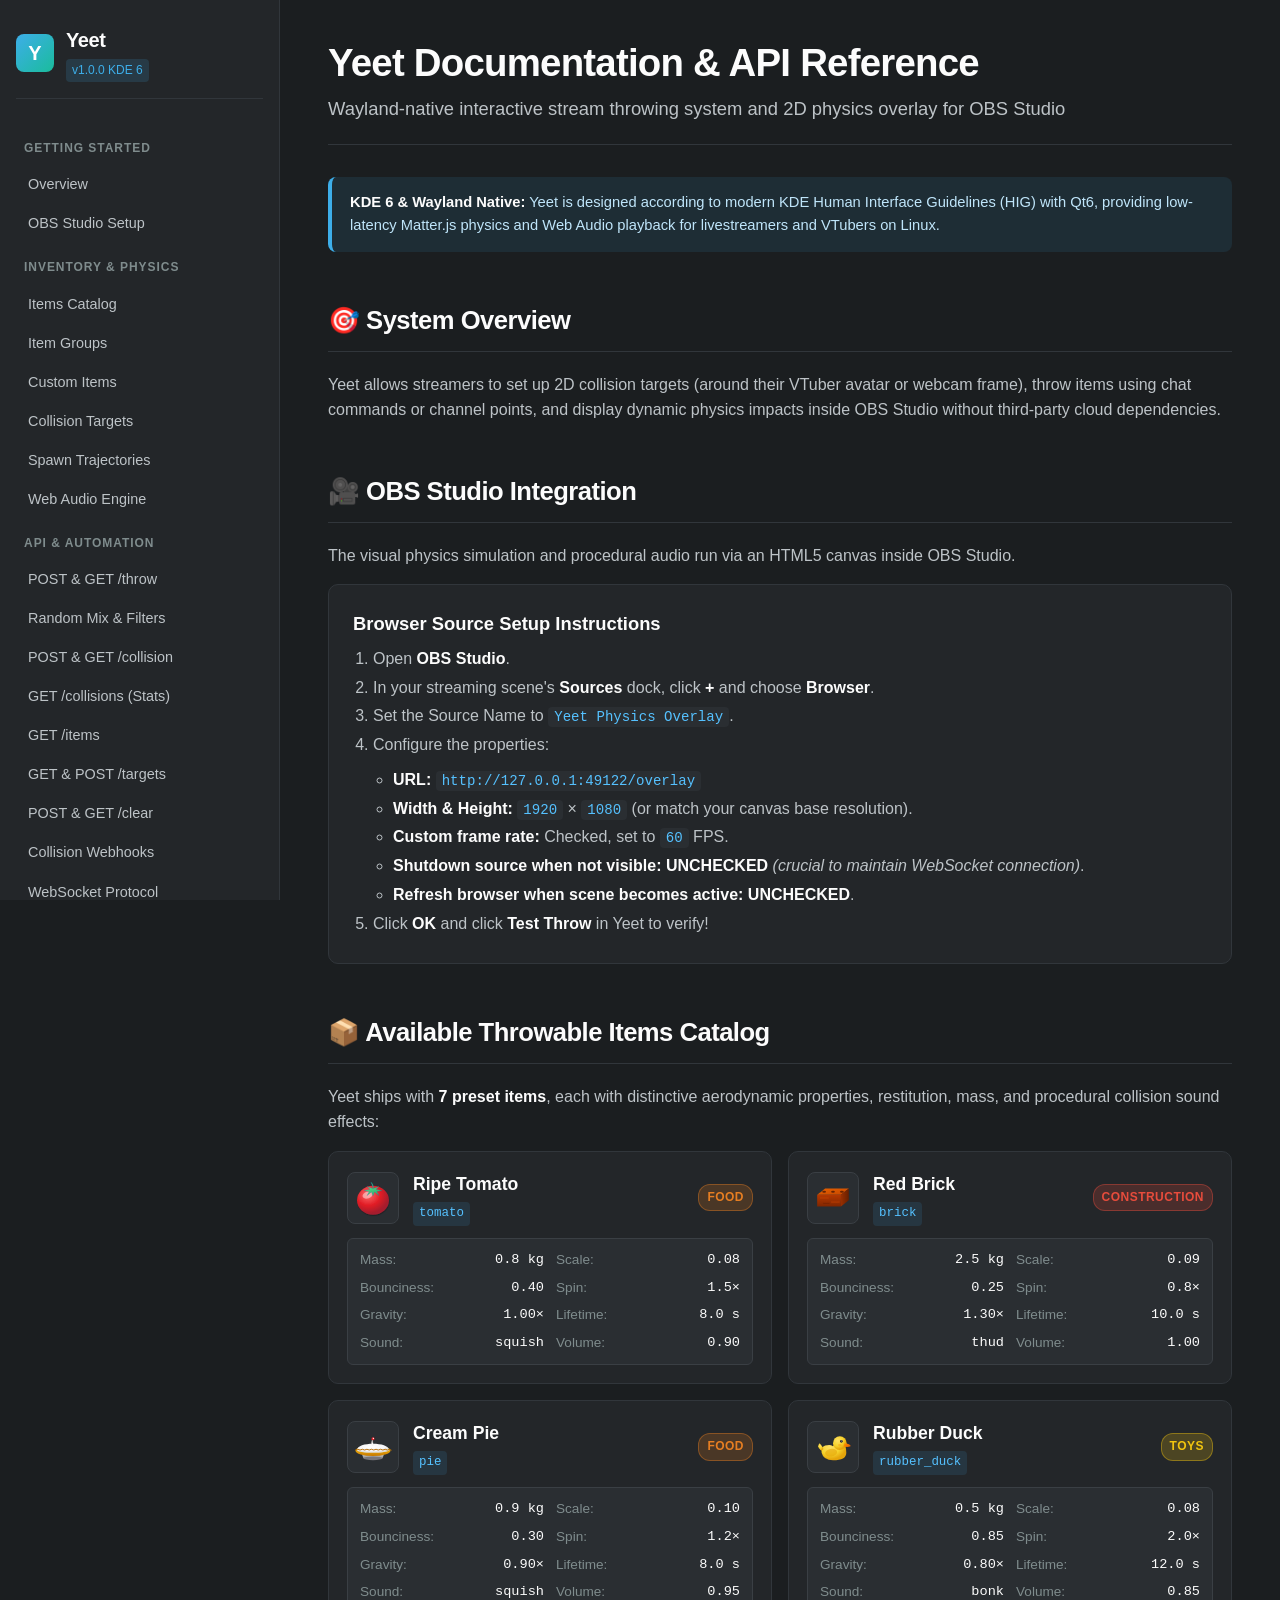
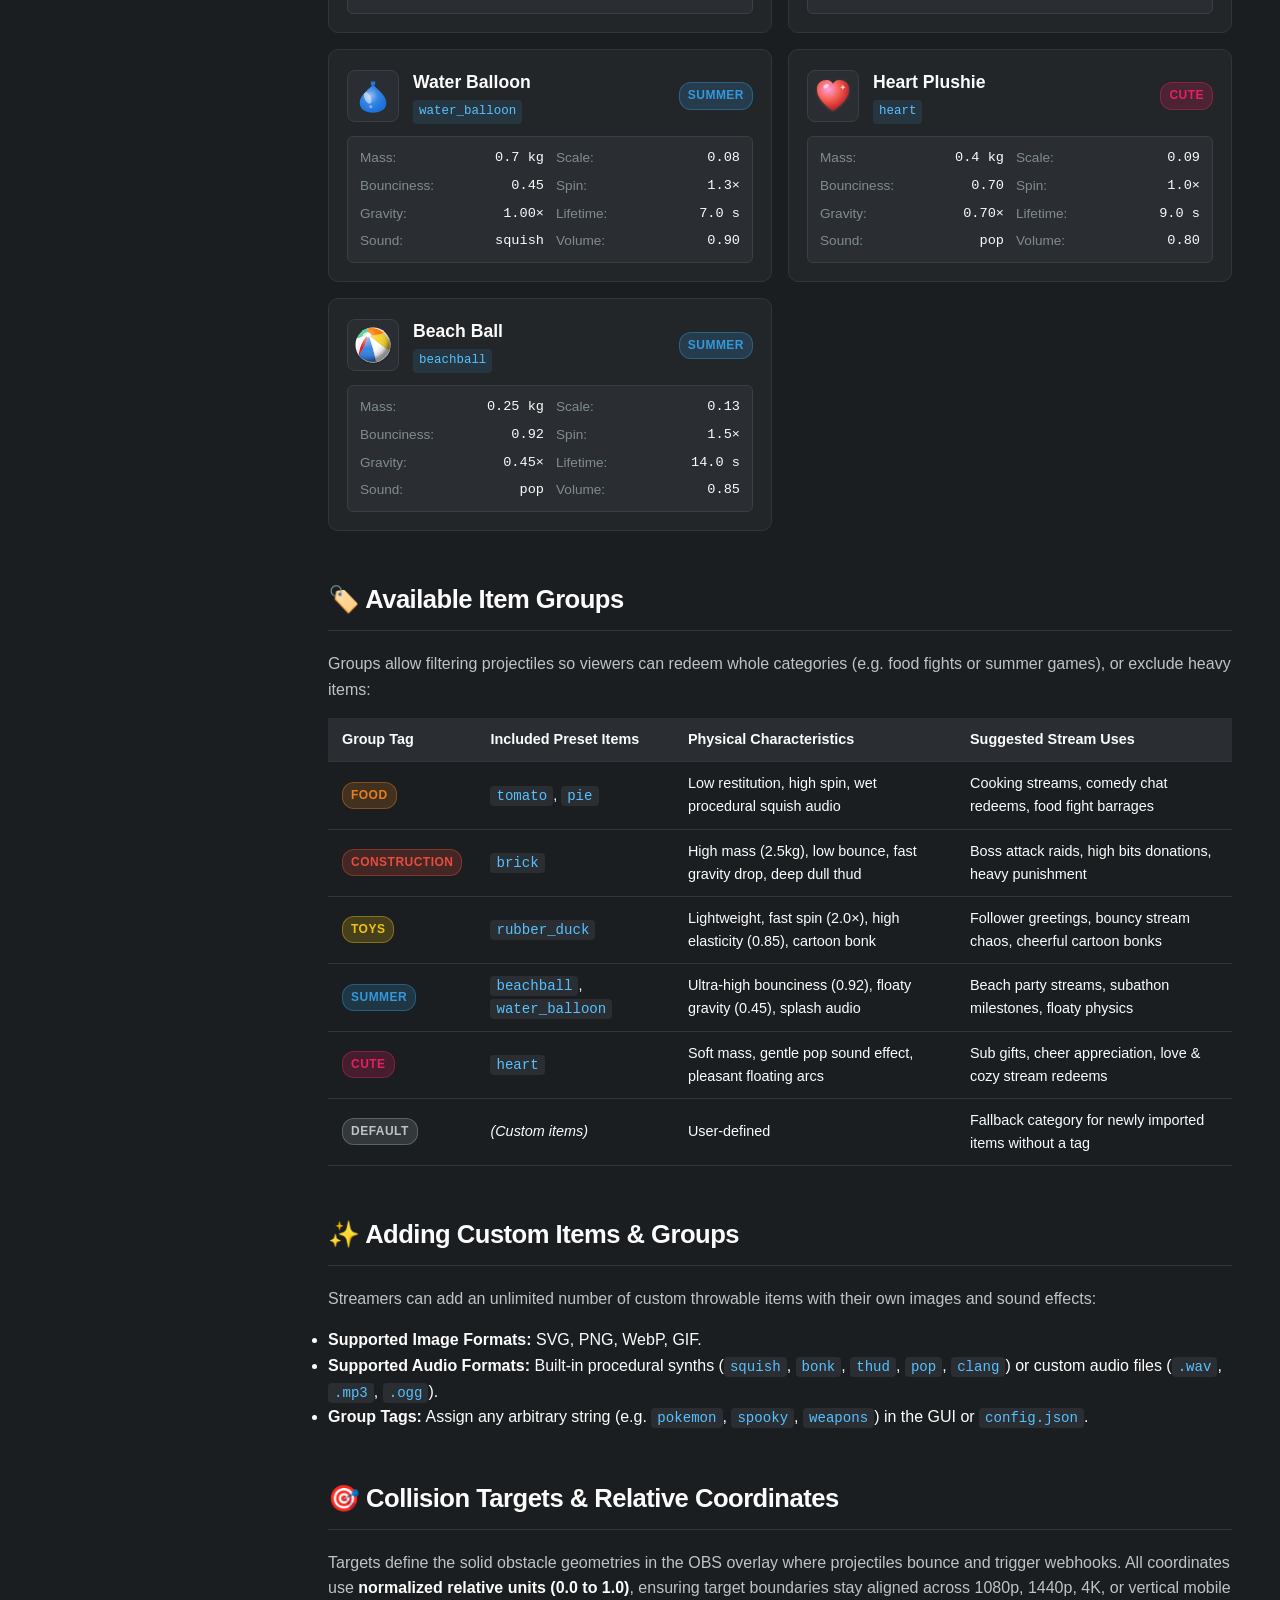
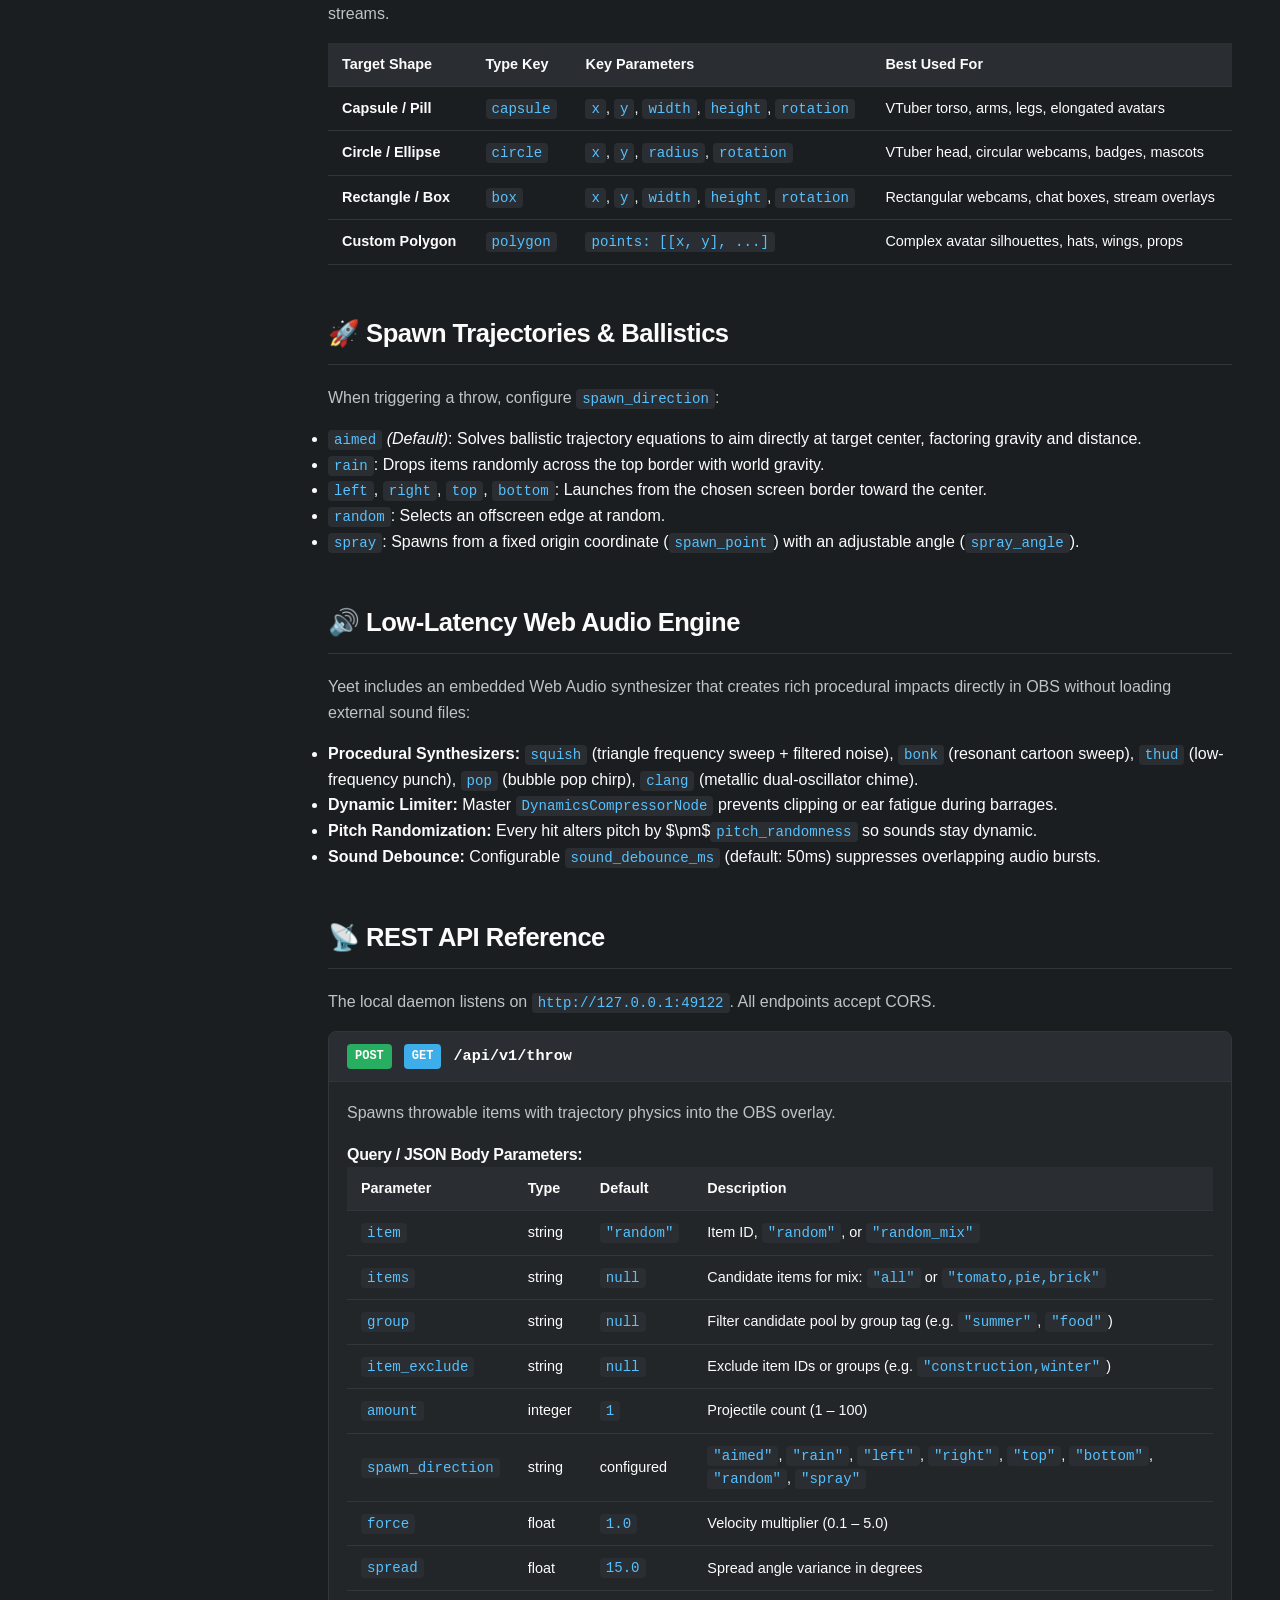
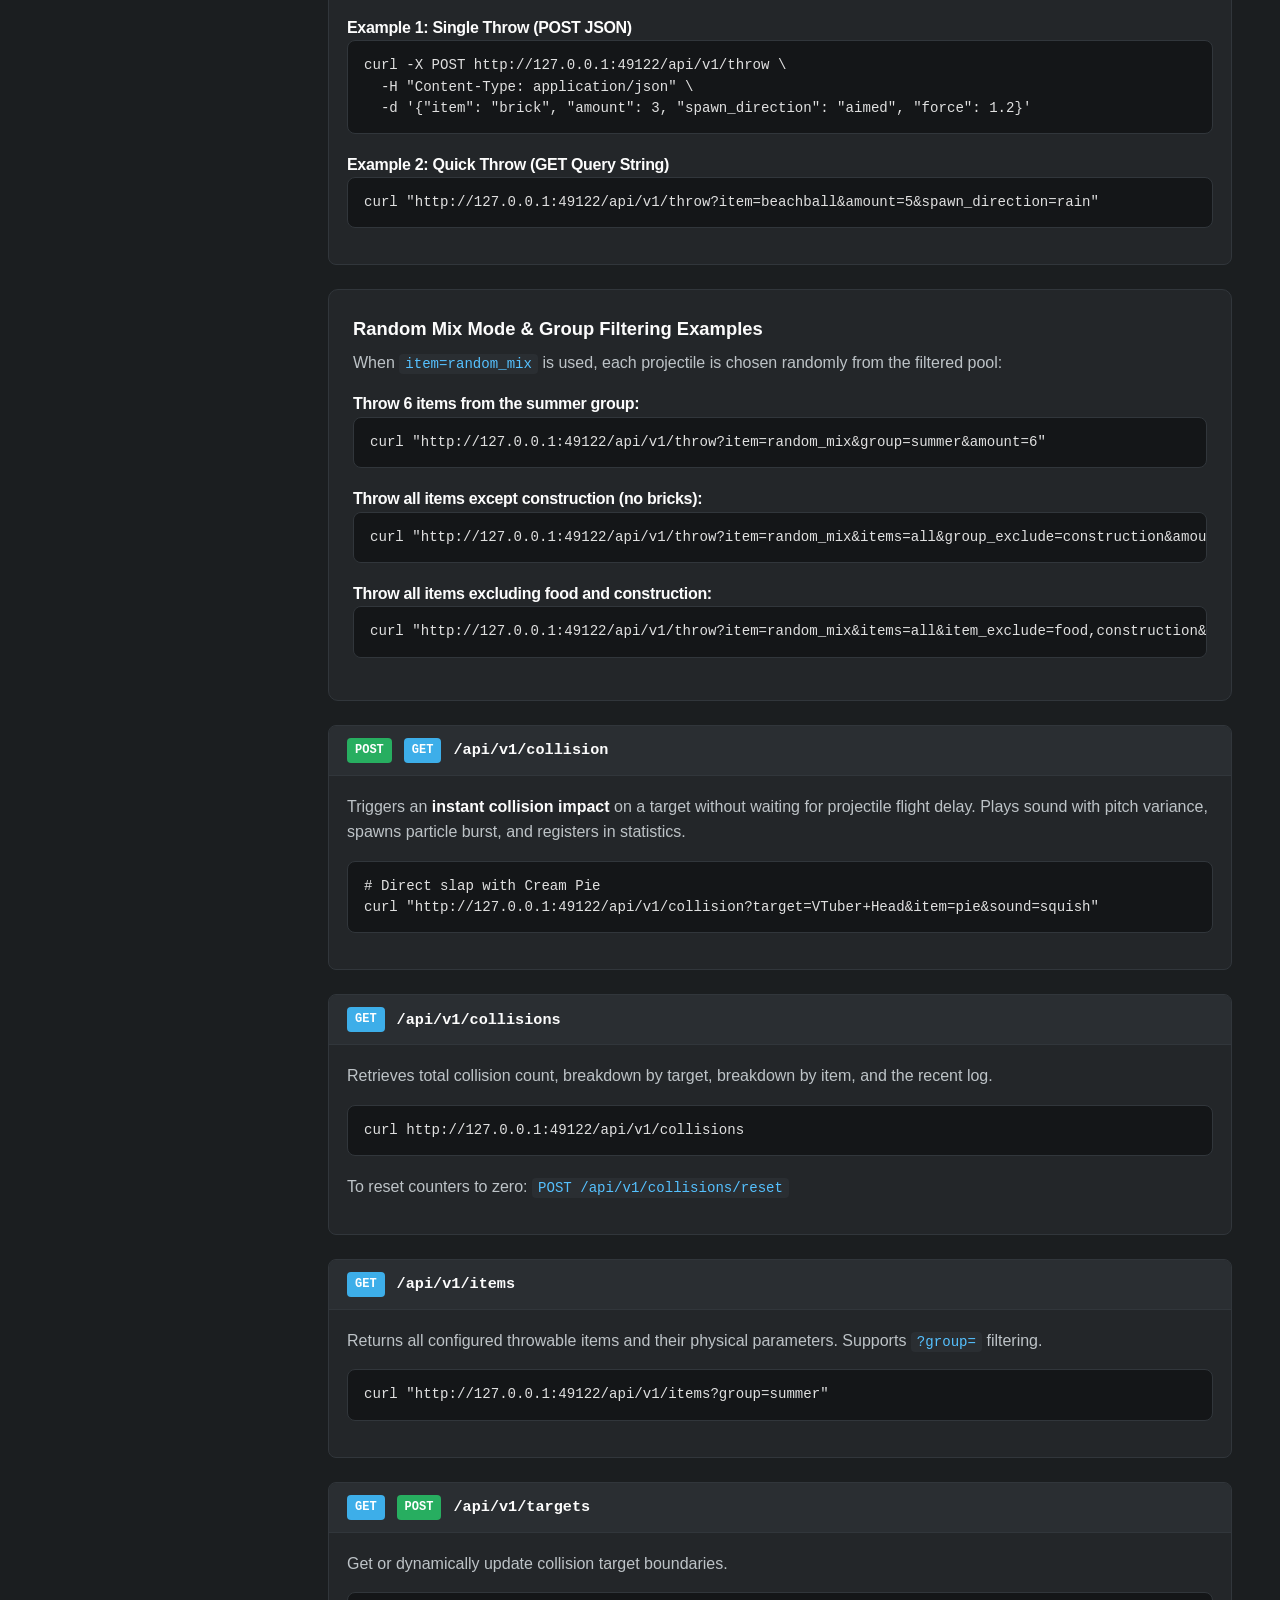
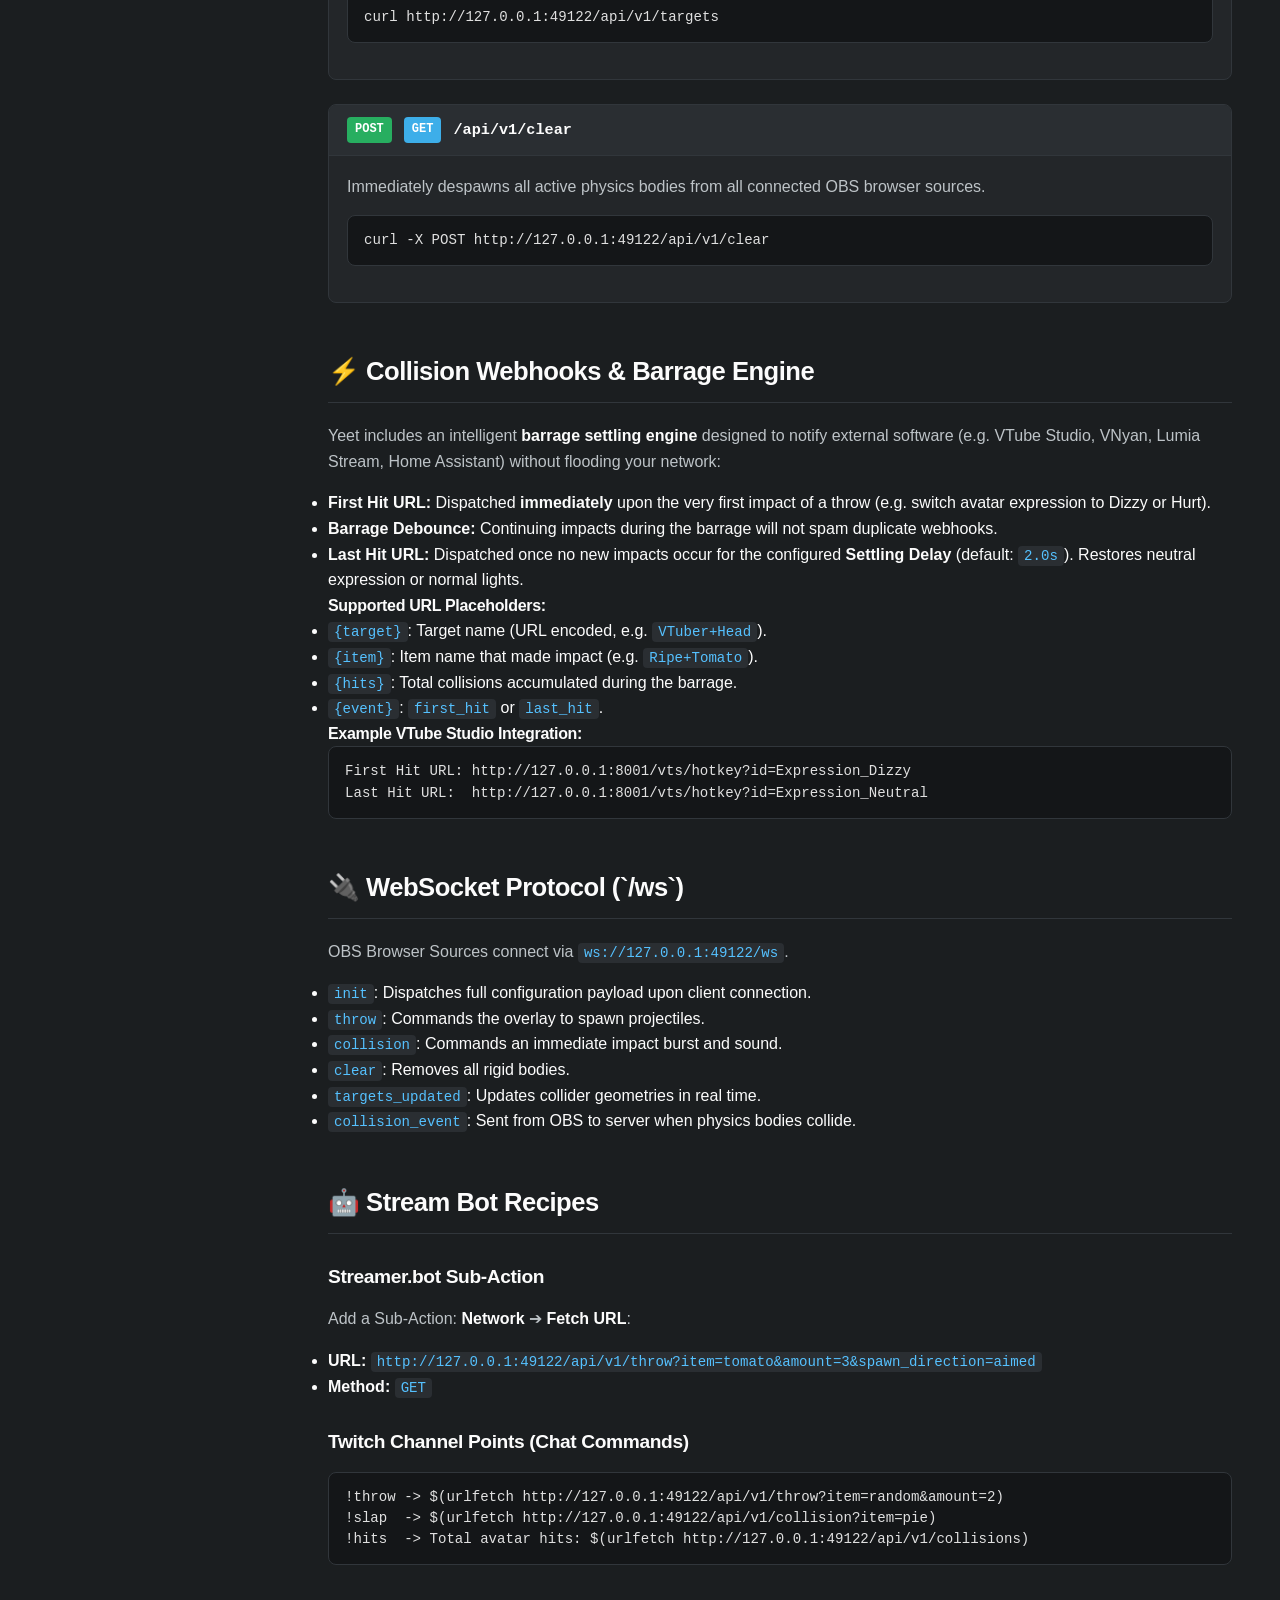
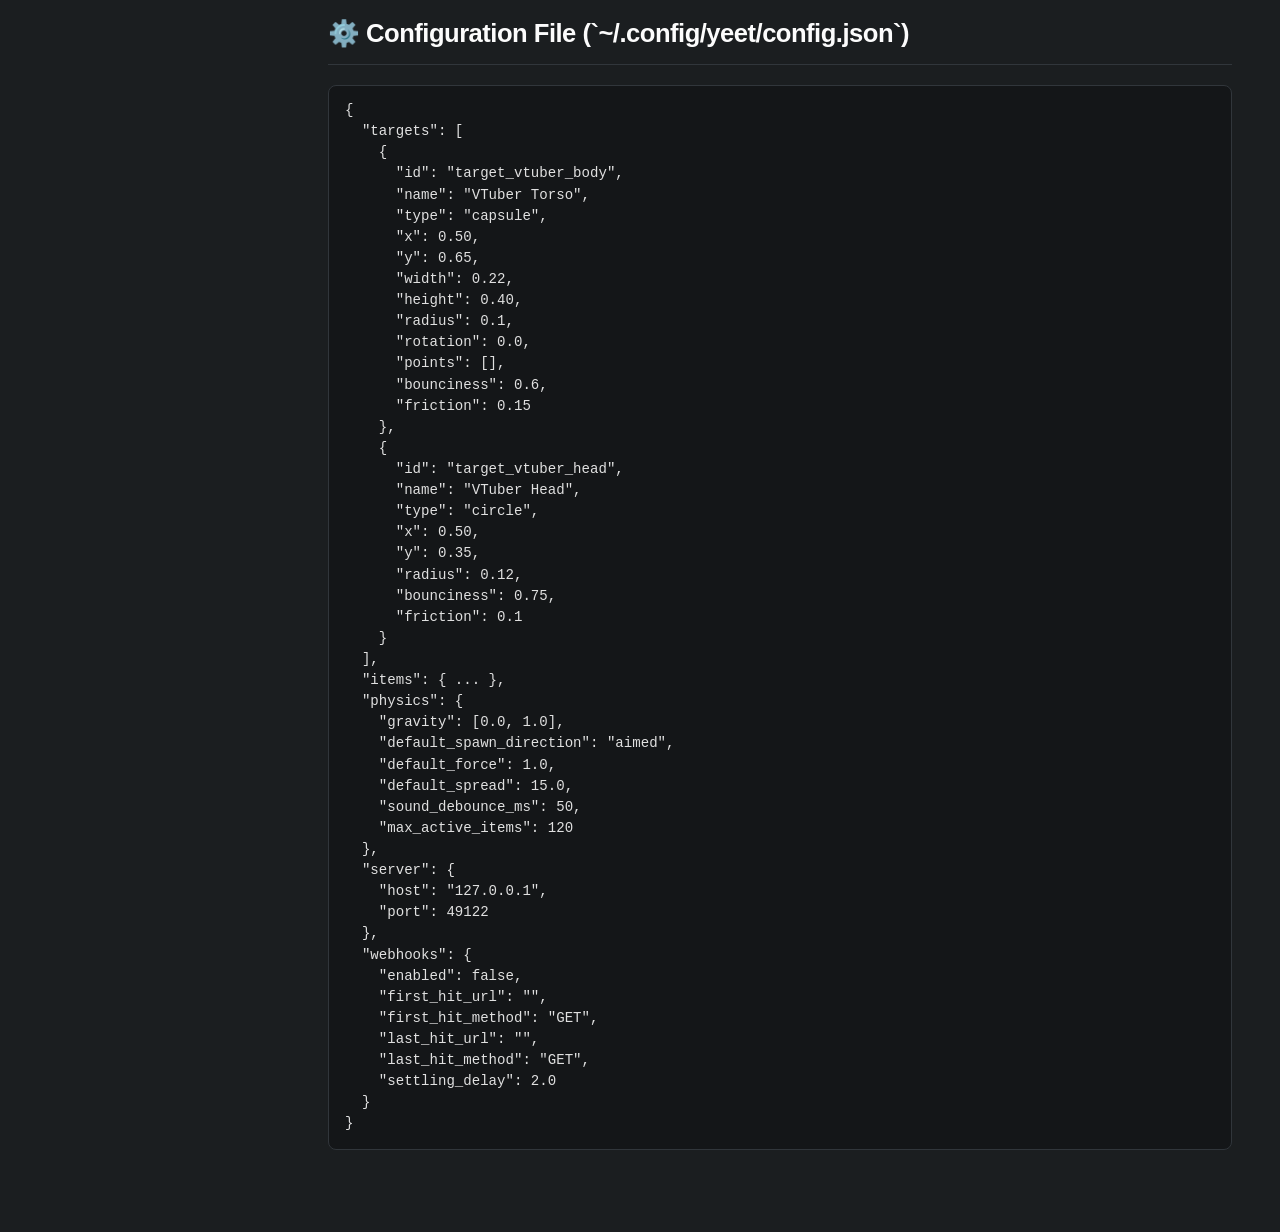
<file: docs.html>
<!DOCTYPE html>
<html lang="en">
<head>
  <meta charset="UTF-8">
  <meta name="viewport" content="width=device-width, initial-scale=1.0">
  <title>Yeet — Documentation & API Reference</title>
  <style>
    :root {
      --bg-base: #1b1e20;
      --bg-surface: #232629;
      --bg-surface-elevated: #2a2e32;
      --bg-card: #2d3136;
      --border-color: #31363b;
      --border-subtle: #3a3f44;
      --accent: #3daee9;
      --accent-hover: #2980b9;
      --accent-light: #55c1ff;
      --success: #27ae60;
      --warning: #f39c12;
      --danger: #da4453;
      --text-main: #fcfcfc;
      --text-muted: #bdc3c7;
      --text-dim: #7f8c8d;
      --font-family: -apple-system, BlinkMacSystemFont, "Segoe UI", Roboto, "Noto Sans", Ubuntu, Cantarell, sans-serif;
      --font-mono: "JetBrains Mono", "Cascadia Code", "Fira Code", Menlo, Consolas, monospace;
    }

    * {
      box-sizing: border-box;
      margin: 0;
      padding: 0;
    }

    body {
      font-family: var(--font-family);
      background-color: var(--bg-base);
      color: var(--text-main);
      line-height: 1.6;
      display: flex;
      min-height: 100vh;
    }

    /* Sidebar Navigation */
    aside.sidebar {
      width: 280px;
      background-color: var(--bg-surface);
      border-right: 1px solid var(--border-color);
      position: sticky;
      top: 0;
      height: 100vh;
      overflow-y: auto;
      padding: 24px 16px;
      display: flex;
      flex-direction: column;
      flex-shrink: 0;
    }

    .brand {
      display: flex;
      align-items: center;
      gap: 12px;
      margin-bottom: 24px;
      padding-bottom: 16px;
      border-bottom: 1px solid var(--border-color);
    }

    .brand-icon {
      width: 38px;
      height: 38px;
      background: linear-gradient(135deg, #3daee9, #1abc9c);
      border-radius: 8px;
      display: flex;
      align-items: center;
      justify-content: center;
      font-weight: 900;
      font-size: 20px;
      color: #fff;
    }

    .brand-title {
      font-size: 1.25rem;
      font-weight: 700;
      letter-spacing: -0.02em;
    }

    .brand-version {
      font-size: 0.75rem;
      color: var(--accent);
      background: rgba(61, 174, 233, 0.15);
      padding: 2px 6px;
      border-radius: 4px;
      display: inline-block;
    }

    .nav-group-title {
      font-size: 0.75rem;
      font-weight: 700;
      text-transform: uppercase;
      letter-spacing: 0.08em;
      color: var(--text-dim);
      margin: 16px 0 8px 8px;
    }

    .nav-links {
      list-style: none;
      display: flex;
      flex-direction: column;
      gap: 2px;
    }

    .nav-links a {
      color: var(--text-muted);
      text-decoration: none;
      font-size: 0.9rem;
      padding: 7px 12px;
      border-radius: 6px;
      transition: all 0.15s ease;
      display: block;
    }

    .nav-links a:hover {
      background-color: var(--bg-surface-elevated);
      color: var(--text-main);
      padding-left: 16px;
    }

    /* Main Content Area */
    main.content {
      flex: 1;
      max-width: 1040px;
      padding: 40px 48px 80px 48px;
      overflow-x: hidden;
    }

    /* Typography */
    h1, h2, h3, h4 {
      color: var(--text-main);
      font-weight: 700;
      letter-spacing: -0.02em;
    }

    h1 {
      font-size: 2.4rem;
      margin-bottom: 8px;
      line-height: 1.2;
    }

    .subtitle {
      font-size: 1.15rem;
      color: var(--text-muted);
      margin-bottom: 32px;
      padding-bottom: 20px;
      border-bottom: 1px solid var(--border-color);
    }

    h2 {
      font-size: 1.6rem;
      margin: 48px 0 20px 0;
      padding-bottom: 10px;
      border-bottom: 1px solid var(--border-color);
      display: flex;
      align-items: center;
      gap: 10px;
    }

    h3 {
      font-size: 1.2rem;
      margin: 28px 0 14px 0;
    }

    p {
      margin-bottom: 16px;
      color: var(--text-muted);
    }

    strong {
      color: var(--text-main);
    }

    /* Cards & Containers */
    .card {
      background-color: var(--bg-surface);
      border: 1px solid var(--border-color);
      border-radius: 10px;
      padding: 24px;
      margin-bottom: 24px;
    }

    .card-title {
      font-size: 1.15rem;
      font-weight: 600;
      margin-bottom: 6px;
      color: var(--text-main);
    }

    .card-subtitle {
      font-size: 0.9rem;
      color: var(--text-dim);
      margin-bottom: 18px;
    }

    /* Item Grid & Catalog Cards */
    .item-grid {
      display: grid;
      grid-template-columns: repeat(auto-fill, minmax(300px, 1fr));
      gap: 16px;
      margin-bottom: 24px;
    }

    .item-card {
      background: var(--bg-surface);
      border: 1px solid var(--border-color);
      border-radius: 10px;
      padding: 18px;
      display: flex;
      flex-direction: column;
      gap: 12px;
      transition: transform 0.15s ease, border-color 0.15s ease;
    }

    .item-card:hover {
      transform: translateY(-2px);
      border-color: var(--accent);
    }

    .item-header {
      display: flex;
      align-items: center;
      gap: 14px;
    }

    .item-icon-box {
      width: 52px;
      height: 52px;
      background: var(--bg-surface-elevated);
      border-radius: 8px;
      border: 1px solid var(--border-subtle);
      display: flex;
      align-items: center;
      justify-content: center;
      padding: 6px;
      flex-shrink: 0;
    }

    .item-icon-box img {
      max-width: 100%;
      max-height: 100%;
      object-fit: contain;
    }

    .item-info {
      flex: 1;
    }

    .item-name {
      font-size: 1.1rem;
      font-weight: 700;
      color: var(--text-main);
    }

    .item-id-badge {
      font-family: var(--font-mono);
      font-size: 0.78rem;
      color: var(--accent-light);
      background: rgba(61, 174, 233, 0.12);
      padding: 2px 6px;
      border-radius: 4px;
      display: inline-block;
      margin-top: 2px;
    }

    .item-props {
      display: grid;
      grid-template-columns: 1fr 1fr;
      gap: 6px 12px;
      font-size: 0.85rem;
      background: var(--bg-surface-elevated);
      padding: 10px 12px;
      border-radius: 6px;
      border: 1px solid var(--border-subtle);
    }

    .prop-row {
      display: flex;
      justify-content: space-between;
    }

    .prop-label {
      color: var(--text-dim);
    }

    .prop-val {
      font-family: var(--font-mono);
      color: var(--text-main);
      font-weight: 500;
    }

    /* Badges */
    .badge {
      font-size: 0.75rem;
      font-weight: 600;
      padding: 3px 8px;
      border-radius: 12px;
      text-transform: uppercase;
      letter-spacing: 0.04em;
      display: inline-flex;
      align-items: center;
      gap: 4px;
    }

    .badge-food { background: rgba(230, 126, 34, 0.2); color: #e67e22; border: 1px solid rgba(230, 126, 34, 0.4); }
    .badge-construction { background: rgba(231, 76, 60, 0.2); color: #e74c3c; border: 1px solid rgba(231, 76, 60, 0.4); }
    .badge-toys { background: rgba(241, 196, 15, 0.2); color: #f1c40f; border: 1px solid rgba(241, 196, 15, 0.4); }
    .badge-summer { background: rgba(52, 152, 219, 0.2); color: #3498db; border: 1px solid rgba(52, 152, 219, 0.4); }
    .badge-cute { background: rgba(233, 30, 99, 0.2); color: #e91e63; border: 1px solid rgba(233, 30, 99, 0.4); }
    .badge-default { background: rgba(149, 165, 166, 0.2); color: #bdc3c7; border: 1px solid rgba(149, 165, 166, 0.4); }

    .badge-method {
      font-family: var(--font-mono);
      font-weight: 700;
      font-size: 0.75rem;
      padding: 3px 8px;
      border-radius: 4px;
    }
    .badge-post { background: #27ae60; color: #fff; }
    .badge-get { background: #3daee9; color: #fff; }

    /* Tables */
    table {
      width: 100%;
      border-collapse: collapse;
      margin-bottom: 24px;
      font-size: 0.9rem;
    }

    th, td {
      padding: 10px 14px;
      text-align: left;
      border-bottom: 1px solid var(--border-color);
    }

    th {
      background-color: var(--bg-surface-elevated);
      color: var(--text-main);
      font-weight: 600;
    }

    tr:hover td {
      background-color: rgba(255, 255, 255, 0.02);
    }

    /* Code Blocks */
    pre {
      background-color: #141618;
      border: 1px solid var(--border-color);
      border-radius: 8px;
      padding: 14px 16px;
      overflow-x: auto;
      margin-bottom: 18px;
      font-family: var(--font-mono);
      font-size: 0.88rem;
      color: #e0e0e0;
      line-height: 1.5;
    }

    code {
      font-family: var(--font-mono);
      background-color: var(--bg-surface-elevated);
      padding: 2px 6px;
      border-radius: 4px;
      font-size: 0.88rem;
      color: var(--accent-light);
    }

    pre code {
      background: transparent;
      padding: 0;
      color: inherit;
    }

    /* Alerts */
    .alert {
      padding: 14px 18px;
      border-radius: 8px;
      margin-bottom: 20px;
      font-size: 0.92rem;
      border-left: 4px solid;
    }

    .alert-info {
      background: rgba(61, 174, 233, 0.1);
      border-color: var(--accent);
      color: #bfe5fa;
    }

    .alert-tip {
      background: rgba(39, 174, 96, 0.1);
      border-color: var(--success);
      color: #c7f3d6;
    }

    .alert-warning {
      background: rgba(243, 156, 18, 0.1);
      border-color: var(--warning);
      color: #fde5be;
    }

    /* Endpoint Box */
    .endpoint {
      background: var(--bg-surface);
      border: 1px solid var(--border-color);
      border-radius: 8px;
      margin-bottom: 24px;
      overflow: hidden;
    }

    .endpoint-header {
      padding: 12px 18px;
      background: var(--bg-surface-elevated);
      display: flex;
      align-items: center;
      gap: 12px;
      border-bottom: 1px solid var(--border-color);
    }

    .endpoint-path {
      font-family: var(--font-mono);
      font-weight: 600;
      font-size: 0.95rem;
      color: var(--text-main);
    }

    .endpoint-body {
      padding: 18px;
    }

    /* Responsive */
    @media (max-width: 900px) {
      body {
        flex-direction: column;
      }
      aside.sidebar {
        width: 100%;
        height: auto;
        position: static;
        border-right: none;
        border-bottom: 1px solid var(--border-color);
      }
      main.content {
        padding: 24px 20px;
      }
    }
  </style>
</head>
<body>

  <!-- Sidebar Navigation -->
  <aside class="sidebar">
    <div class="brand">
      <div class="brand-icon">Y</div>
      <div>
        <div class="brand-title">Yeet</div>
        <div class="brand-version">v1.0.0 KDE 6</div>
      </div>
    </div>

    <div class="nav-group-title">Getting Started</div>
    <ul class="nav-links">
      <li><a href="#overview">Overview</a></li>
      <li><a href="#obs-integration">OBS Studio Setup</a></li>
    </ul>

    <div class="nav-group-title">Inventory & Physics</div>
    <ul class="nav-links">
      <li><a href="#items-catalog">Items Catalog</a></li>
      <li><a href="#item-groups">Item Groups</a></li>
      <li><a href="#custom-items">Custom Items</a></li>
      <li><a href="#targets">Collision Targets</a></li>
      <li><a href="#trajectories">Spawn Trajectories</a></li>
      <li><a href="#audio-engine">Web Audio Engine</a></li>
    </ul>

    <div class="nav-group-title">API & Automation</div>
    <ul class="nav-links">
      <li><a href="#api-throw">POST & GET /throw</a></li>
      <li><a href="#api-mix">Random Mix & Filters</a></li>
      <li><a href="#api-collision">POST & GET /collision</a></li>
      <li><a href="#api-collisions">GET /collisions (Stats)</a></li>
      <li><a href="#api-items">GET /items</a></li>
      <li><a href="#api-targets">GET & POST /targets</a></li>
      <li><a href="#api-clear">POST & GET /clear</a></li>
      <li><a href="#api-webhooks">Collision Webhooks</a></li>
      <li><a href="#websocket">WebSocket Protocol</a></li>
      <li><a href="#bot-recipes">Stream Bot Recipes</a></li>
      <li><a href="#config-json">Configuration File</a></li>
    </ul>
  </aside>

  <!-- Main Documentation Content -->
  <main class="content">

    <h1 id="overview">Yeet Documentation & API Reference</h1>
    <div class="subtitle">Wayland-native interactive stream throwing system and 2D physics overlay for OBS Studio</div>

    <div class="alert alert-info">
      <strong>KDE 6 & Wayland Native:</strong> Yeet is designed according to modern KDE Human Interface Guidelines (HIG) with Qt6, providing low-latency Matter.js physics and Web Audio playback for livestreamers and VTubers on Linux.
    </div>

    <!-- Section 1: Overview -->
    <h2>🎯 System Overview</h2>
    <p>
      Yeet allows streamers to set up 2D collision targets (around their VTuber avatar or webcam frame), throw items using chat commands or channel points, and display dynamic physics impacts inside OBS Studio without third-party cloud dependencies.
    </p>

    <!-- Section 2: OBS Studio Integration -->
    <h2 id="obs-integration">🎥 OBS Studio Integration</h2>
    <p>The visual physics simulation and procedural audio run via an HTML5 canvas inside OBS Studio.</p>

    <div class="card">
      <div class="card-title">Browser Source Setup Instructions</div>
      <ol style="margin-left: 20px; line-height: 1.8; color: var(--text-muted);">
        <li>Open <strong>OBS Studio</strong>.</li>
        <li>In your streaming scene's <strong>Sources</strong> dock, click <strong>+</strong> and choose <strong>Browser</strong>.</li>
        <li>Set the Source Name to <code>Yeet Physics Overlay</code>.</li>
        <li>Configure the properties:
          <ul style="margin-left: 20px; margin-top: 6px;">
            <li><strong>URL:</strong> <code>http://127.0.0.1:49122/overlay</code></li>
            <li><strong>Width & Height:</strong> <code>1920</code> × <code>1080</code> (or match your canvas base resolution).</li>
            <li><strong>Custom frame rate:</strong> Checked, set to <code>60</code> FPS.</li>
            <li><strong>Shutdown source when not visible:</strong> <strong>UNCHECKED</strong> <em>(crucial to maintain WebSocket connection)</em>.</li>
            <li><strong>Refresh browser when scene becomes active:</strong> <strong>UNCHECKED</strong>.</li>
          </ul>
        </li>
        <li>Click <strong>OK</strong> and click <strong>Test Throw</strong> in Yeet to verify!</li>
      </ol>
    </div>

    <!-- Section 3: Available Items Catalog -->
    <h2 id="items-catalog">📦 Available Throwable Items Catalog</h2>
    <p>
      Yeet ships with <strong>7 preset items</strong>, each with distinctive aerodynamic properties, restitution, mass, and procedural collision sound effects:
    </p>

    <div class="item-grid">
      <!-- Item 1: Tomato -->
      <div class="item-card">
        <div class="item-header">
          <div class="item-icon-box">
            <img src="assets/items/tomato.svg" alt="Ripe Tomato">
          </div>
          <div class="item-info">
            <div class="item-name">Ripe Tomato</div>
            <div class="item-id-badge">tomato</div>
          </div>
          <span class="badge badge-food">food</span>
        </div>
        <div class="item-props">
          <div class="prop-row"><span class="prop-label">Mass:</span><span class="prop-val">0.8 kg</span></div>
          <div class="prop-row"><span class="prop-label">Scale:</span><span class="prop-val">0.08</span></div>
          <div class="prop-row"><span class="prop-label">Bounciness:</span><span class="prop-val">0.40</span></div>
          <div class="prop-row"><span class="prop-label">Spin:</span><span class="prop-val">1.5×</span></div>
          <div class="prop-row"><span class="prop-label">Gravity:</span><span class="prop-val">1.00×</span></div>
          <div class="prop-row"><span class="prop-label">Lifetime:</span><span class="prop-val">8.0 s</span></div>
          <div class="prop-row"><span class="prop-label">Sound:</span><span class="prop-val">squish</span></div>
          <div class="prop-row"><span class="prop-label">Volume:</span><span class="prop-val">0.90</span></div>
        </div>
      </div>

      <!-- Item 2: Brick -->
      <div class="item-card">
        <div class="item-header">
          <div class="item-icon-box">
            <img src="assets/items/brick.svg" alt="Red Brick">
          </div>
          <div class="item-info">
            <div class="item-name">Red Brick</div>
            <div class="item-id-badge">brick</div>
          </div>
          <span class="badge badge-construction">construction</span>
        </div>
        <div class="item-props">
          <div class="prop-row"><span class="prop-label">Mass:</span><span class="prop-val">2.5 kg</span></div>
          <div class="prop-row"><span class="prop-label">Scale:</span><span class="prop-val">0.09</span></div>
          <div class="prop-row"><span class="prop-label">Bounciness:</span><span class="prop-val">0.25</span></div>
          <div class="prop-row"><span class="prop-label">Spin:</span><span class="prop-val">0.8×</span></div>
          <div class="prop-row"><span class="prop-label">Gravity:</span><span class="prop-val">1.30×</span></div>
          <div class="prop-row"><span class="prop-label">Lifetime:</span><span class="prop-val">10.0 s</span></div>
          <div class="prop-row"><span class="prop-label">Sound:</span><span class="prop-val">thud</span></div>
          <div class="prop-row"><span class="prop-label">Volume:</span><span class="prop-val">1.00</span></div>
        </div>
      </div>

      <!-- Item 3: Cream Pie -->
      <div class="item-card">
        <div class="item-header">
          <div class="item-icon-box">
            <img src="assets/items/pie.svg" alt="Cream Pie">
          </div>
          <div class="item-info">
            <div class="item-name">Cream Pie</div>
            <div class="item-id-badge">pie</div>
          </div>
          <span class="badge badge-food">food</span>
        </div>
        <div class="item-props">
          <div class="prop-row"><span class="prop-label">Mass:</span><span class="prop-val">0.9 kg</span></div>
          <div class="prop-row"><span class="prop-label">Scale:</span><span class="prop-val">0.10</span></div>
          <div class="prop-row"><span class="prop-label">Bounciness:</span><span class="prop-val">0.30</span></div>
          <div class="prop-row"><span class="prop-label">Spin:</span><span class="prop-val">1.2×</span></div>
          <div class="prop-row"><span class="prop-label">Gravity:</span><span class="prop-val">0.90×</span></div>
          <div class="prop-row"><span class="prop-label">Lifetime:</span><span class="prop-val">8.0 s</span></div>
          <div class="prop-row"><span class="prop-label">Sound:</span><span class="prop-val">squish</span></div>
          <div class="prop-row"><span class="prop-label">Volume:</span><span class="prop-val">0.95</span></div>
        </div>
      </div>

      <!-- Item 4: Rubber Duck -->
      <div class="item-card">
        <div class="item-header">
          <div class="item-icon-box">
            <img src="assets/items/rubber_duck.svg" alt="Rubber Duck">
          </div>
          <div class="item-info">
            <div class="item-name">Rubber Duck</div>
            <div class="item-id-badge">rubber_duck</div>
          </div>
          <span class="badge badge-toys">toys</span>
        </div>
        <div class="item-props">
          <div class="prop-row"><span class="prop-label">Mass:</span><span class="prop-val">0.5 kg</span></div>
          <div class="prop-row"><span class="prop-label">Scale:</span><span class="prop-val">0.08</span></div>
          <div class="prop-row"><span class="prop-label">Bounciness:</span><span class="prop-val">0.85</span></div>
          <div class="prop-row"><span class="prop-label">Spin:</span><span class="prop-val">2.0×</span></div>
          <div class="prop-row"><span class="prop-label">Gravity:</span><span class="prop-val">0.80×</span></div>
          <div class="prop-row"><span class="prop-label">Lifetime:</span><span class="prop-val">12.0 s</span></div>
          <div class="prop-row"><span class="prop-label">Sound:</span><span class="prop-val">bonk</span></div>
          <div class="prop-row"><span class="prop-label">Volume:</span><span class="prop-val">0.85</span></div>
        </div>
      </div>

      <!-- Item 5: Water Balloon -->
      <div class="item-card">
        <div class="item-header">
          <div class="item-icon-box">
            <img src="assets/items/water_balloon.svg" alt="Water Balloon">
          </div>
          <div class="item-info">
            <div class="item-name">Water Balloon</div>
            <div class="item-id-badge">water_balloon</div>
          </div>
          <span class="badge badge-summer">summer</span>
        </div>
        <div class="item-props">
          <div class="prop-row"><span class="prop-label">Mass:</span><span class="prop-val">0.7 kg</span></div>
          <div class="prop-row"><span class="prop-label">Scale:</span><span class="prop-val">0.08</span></div>
          <div class="prop-row"><span class="prop-label">Bounciness:</span><span class="prop-val">0.45</span></div>
          <div class="prop-row"><span class="prop-label">Spin:</span><span class="prop-val">1.3×</span></div>
          <div class="prop-row"><span class="prop-label">Gravity:</span><span class="prop-val">1.00×</span></div>
          <div class="prop-row"><span class="prop-label">Lifetime:</span><span class="prop-val">7.0 s</span></div>
          <div class="prop-row"><span class="prop-label">Sound:</span><span class="prop-val">squish</span></div>
          <div class="prop-row"><span class="prop-label">Volume:</span><span class="prop-val">0.90</span></div>
        </div>
      </div>

      <!-- Item 6: Heart Plushie -->
      <div class="item-card">
        <div class="item-header">
          <div class="item-icon-box">
            <img src="assets/items/heart.svg" alt="Heart Plushie">
          </div>
          <div class="item-info">
            <div class="item-name">Heart Plushie</div>
            <div class="item-id-badge">heart</div>
          </div>
          <span class="badge badge-cute">cute</span>
        </div>
        <div class="item-props">
          <div class="prop-row"><span class="prop-label">Mass:</span><span class="prop-val">0.4 kg</span></div>
          <div class="prop-row"><span class="prop-label">Scale:</span><span class="prop-val">0.09</span></div>
          <div class="prop-row"><span class="prop-label">Bounciness:</span><span class="prop-val">0.70</span></div>
          <div class="prop-row"><span class="prop-label">Spin:</span><span class="prop-val">1.0×</span></div>
          <div class="prop-row"><span class="prop-label">Gravity:</span><span class="prop-val">0.70×</span></div>
          <div class="prop-row"><span class="prop-label">Lifetime:</span><span class="prop-val">9.0 s</span></div>
          <div class="prop-row"><span class="prop-label">Sound:</span><span class="prop-val">pop</span></div>
          <div class="prop-row"><span class="prop-label">Volume:</span><span class="prop-val">0.80</span></div>
        </div>
      </div>

      <!-- Item 7: Beach Ball -->
      <div class="item-card">
        <div class="item-header">
          <div class="item-icon-box">
            <img src="assets/items/beachball.svg" alt="Beach Ball">
          </div>
          <div class="item-info">
            <div class="item-name">Beach Ball</div>
            <div class="item-id-badge">beachball</div>
          </div>
          <span class="badge badge-summer">summer</span>
        </div>
        <div class="item-props">
          <div class="prop-row"><span class="prop-label">Mass:</span><span class="prop-val">0.25 kg</span></div>
          <div class="prop-row"><span class="prop-label">Scale:</span><span class="prop-val">0.13</span></div>
          <div class="prop-row"><span class="prop-label">Bounciness:</span><span class="prop-val">0.92</span></div>
          <div class="prop-row"><span class="prop-label">Spin:</span><span class="prop-val">1.5×</span></div>
          <div class="prop-row"><span class="prop-label">Gravity:</span><span class="prop-val">0.45×</span></div>
          <div class="prop-row"><span class="prop-label">Lifetime:</span><span class="prop-val">14.0 s</span></div>
          <div class="prop-row"><span class="prop-label">Sound:</span><span class="prop-val">pop</span></div>
          <div class="prop-row"><span class="prop-label">Volume:</span><span class="prop-val">0.85</span></div>
        </div>
      </div>
    </div>

    <!-- Section 4: Available Item Groups -->
    <h2 id="item-groups">🏷️ Available Item Groups</h2>
    <p>
      Groups allow filtering projectiles so viewers can redeem whole categories (e.g. food fights or summer games), or exclude heavy items:
    </p>

    <table>
      <thead>
        <tr>
          <th>Group Tag</th>
          <th>Included Preset Items</th>
          <th>Physical Characteristics</th>
          <th>Suggested Stream Uses</th>
        </tr>
      </thead>
      <tbody>
        <tr>
          <td><span class="badge badge-food">food</span></td>
          <td><code>tomato</code>, <code>pie</code></td>
          <td>Low restitution, high spin, wet procedural squish audio</td>
          <td>Cooking streams, comedy chat redeems, food fight barrages</td>
        </tr>
        <tr>
          <td><span class="badge badge-construction">construction</span></td>
          <td><code>brick</code></td>
          <td>High mass (2.5kg), low bounce, fast gravity drop, deep dull thud</td>
          <td>Boss attack raids, high bits donations, heavy punishment</td>
        </tr>
        <tr>
          <td><span class="badge badge-toys">toys</span></td>
          <td><code>rubber_duck</code></td>
          <td>Lightweight, fast spin (2.0×), high elasticity (0.85), cartoon bonk</td>
          <td>Follower greetings, bouncy stream chaos, cheerful cartoon bonks</td>
        </tr>
        <tr>
          <td><span class="badge badge-summer">summer</span></td>
          <td><code>beachball</code>, <code>water_balloon</code></td>
          <td>Ultra-high bounciness (0.92), floaty gravity (0.45), splash audio</td>
          <td>Beach party streams, subathon milestones, floaty physics</td>
        </tr>
        <tr>
          <td><span class="badge badge-cute">cute</span></td>
          <td><code>heart</code></td>
          <td>Soft mass, gentle pop sound effect, pleasant floating arcs</td>
          <td>Sub gifts, cheer appreciation, love & cozy stream redeems</td>
        </tr>
        <tr>
          <td><span class="badge badge-default">default</span></td>
          <td><em>(Custom items)</em></td>
          <td>User-defined</td>
          <td>Fallback category for newly imported items without a tag</td>
        </tr>
      </tbody>
    </table>

    <!-- Section 5: Custom Items -->
    <h2 id="custom-items">✨ Adding Custom Items & Groups</h2>
    <p>Streamers can add an unlimited number of custom throwable items with their own images and sound effects:</p>
    <ul>
      <li><strong>Supported Image Formats:</strong> SVG, PNG, WebP, GIF.</li>
      <li><strong>Supported Audio Formats:</strong> Built-in procedural synths (<code>squish</code>, <code>bonk</code>, <code>thud</code>, <code>pop</code>, <code>clang</code>) or custom audio files (<code>.wav</code>, <code>.mp3</code>, <code>.ogg</code>).</li>
      <li><strong>Group Tags:</strong> Assign any arbitrary string (e.g. <code>pokemon</code>, <code>spooky</code>, <code>weapons</code>) in the GUI or <code>config.json</code>.</li>
    </ul>

    <!-- Section 6: Collision Targets -->
    <h2 id="targets">🎯 Collision Targets & Relative Coordinates</h2>
    <p>
      Targets define the solid obstacle geometries in the OBS overlay where projectiles bounce and trigger webhooks.
      All coordinates use <strong>normalized relative units (0.0 to 1.0)</strong>, ensuring target boundaries stay aligned across 1080p, 1440p, 4K, or vertical mobile streams.
    </p>

    <table>
      <thead>
        <tr>
          <th>Target Shape</th>
          <th>Type Key</th>
          <th>Key Parameters</th>
          <th>Best Used For</th>
        </tr>
      </thead>
      <tbody>
        <tr>
          <td><strong>Capsule / Pill</strong></td>
          <td><code>capsule</code></td>
          <td><code>x</code>, <code>y</code>, <code>width</code>, <code>height</code>, <code>rotation</code></td>
          <td>VTuber torso, arms, legs, elongated avatars</td>
        </tr>
        <tr>
          <td><strong>Circle / Ellipse</strong></td>
          <td><code>circle</code></td>
          <td><code>x</code>, <code>y</code>, <code>radius</code>, <code>rotation</code></td>
          <td>VTuber head, circular webcams, badges, mascots</td>
        </tr>
        <tr>
          <td><strong>Rectangle / Box</strong></td>
          <td><code>box</code></td>
          <td><code>x</code>, <code>y</code>, <code>width</code>, <code>height</code>, <code>rotation</code></td>
          <td>Rectangular webcams, chat boxes, stream overlays</td>
        </tr>
        <tr>
          <td><strong>Custom Polygon</strong></td>
          <td><code>polygon</code></td>
          <td><code>points: [[x, y], ...]</code></td>
          <td>Complex avatar silhouettes, hats, wings, props</td>
        </tr>
      </tbody>
    </table>

    <!-- Section 7: Spawn Trajectories -->
    <h2 id="trajectories">🚀 Spawn Trajectories & Ballistics</h2>
    <p>When triggering a throw, configure <code>spawn_direction</code>:</p>
    <ul>
      <li><code>aimed</code> <em>(Default)</em>: Solves ballistic trajectory equations to aim directly at target center, factoring gravity and distance.</li>
      <li><code>rain</code>: Drops items randomly across the top border with world gravity.</li>
      <li><code>left</code>, <code>right</code>, <code>top</code>, <code>bottom</code>: Launches from the chosen screen border toward the center.</li>
      <li><code>random</code>: Selects an offscreen edge at random.</li>
      <li><code>spray</code>: Spawns from a fixed origin coordinate (<code>spawn_point</code>) with an adjustable angle (<code>spray_angle</code>).</li>
    </ul>

    <!-- Section 8: Web Audio Engine -->
    <h2 id="audio-engine">🔊 Low-Latency Web Audio Engine</h2>
    <p>
      Yeet includes an embedded Web Audio synthesizer that creates rich procedural impacts directly in OBS without loading external sound files:
    </p>
    <ul>
      <li><strong>Procedural Synthesizers:</strong> <code>squish</code> (triangle frequency sweep + filtered noise), <code>bonk</code> (resonant cartoon sweep), <code>thud</code> (low-frequency punch), <code>pop</code> (bubble pop chirp), <code>clang</code> (metallic dual-oscillator chime).</li>
      <li><strong>Dynamic Limiter:</strong> Master <code>DynamicsCompressorNode</code> prevents clipping or ear fatigue during barrages.</li>
      <li><strong>Pitch Randomization:</strong> Every hit alters pitch by $\pm$<code>pitch_randomness</code> so sounds stay dynamic.</li>
      <li><strong>Sound Debounce:</strong> Configurable <code>sound_debounce_ms</code> (default: 50ms) suppresses overlapping audio bursts.</li>
    </ul>

    <!-- Section 9: Local REST API Reference -->
    <h2>📡 REST API Reference</h2>
    <p>The local daemon listens on <code>http://127.0.0.1:49122</code>. All endpoints accept CORS.</p>

    <!-- Endpoint: /api/v1/throw -->
    <div class="endpoint" id="api-throw">
      <div class="endpoint-header">
        <span class="badge-method badge-post">POST</span>
        <span class="badge-method badge-get">GET</span>
        <span class="endpoint-path">/api/v1/throw</span>
      </div>
      <div class="endpoint-body">
        <p>Spawns throwable items with trajectory physics into the OBS overlay.</p>
        
        <h4>Query / JSON Body Parameters:</h4>
        <table>
          <thead>
            <tr><th>Parameter</th><th>Type</th><th>Default</th><th>Description</th></tr>
          </thead>
          <tbody>
            <tr><td><code>item</code></td><td>string</td><td><code>"random"</code></td><td>Item ID, <code>"random"</code>, or <code>"random_mix"</code></td></tr>
            <tr><td><code>items</code></td><td>string</td><td><code>null</code></td><td>Candidate items for mix: <code>"all"</code> or <code>"tomato,pie,brick"</code></td></tr>
            <tr><td><code>group</code></td><td>string</td><td><code>null</code></td><td>Filter candidate pool by group tag (e.g. <code>"summer"</code>, <code>"food"</code>)</td></tr>
            <tr><td><code>item_exclude</code></td><td>string</td><td><code>null</code></td><td>Exclude item IDs or groups (e.g. <code>"construction,winter"</code>)</td></tr>
            <tr><td><code>amount</code></td><td>integer</td><td><code>1</code></td><td>Projectile count (1 – 100)</td></tr>
            <tr><td><code>spawn_direction</code></td><td>string</td><td>configured</td><td><code>"aimed"</code>, <code>"rain"</code>, <code>"left"</code>, <code>"right"</code>, <code>"top"</code>, <code>"bottom"</code>, <code>"random"</code>, <code>"spray"</code></td></tr>
            <tr><td><code>force</code></td><td>float</td><td><code>1.0</code></td><td>Velocity multiplier (0.1 – 5.0)</td></tr>
            <tr><td><code>spread</code></td><td>float</td><td><code>15.0</code></td><td>Spread angle variance in degrees</td></tr>
          </tbody>
        </table>

        <h4>Example 1: Single Throw (POST JSON)</h4>
        <pre><code>curl -X POST http://127.0.0.1:49122/api/v1/throw \
  -H "Content-Type: application/json" \
  -d '{"item": "brick", "amount": 3, "spawn_direction": "aimed", "force": 1.2}'</code></pre>

        <h4>Example 2: Quick Throw (GET Query String)</h4>
        <pre><code>curl "http://127.0.0.1:49122/api/v1/throw?item=beachball&amount=5&spawn_direction=rain"</code></pre>
      </div>
    </div>

    <!-- Random Mix & Filtering -->
    <div class="card" id="api-mix">
      <div class="card-title">Random Mix Mode & Group Filtering Examples</div>
      <p>When <code>item=random_mix</code> is used, each projectile is chosen randomly from the filtered pool:</p>
      
      <h4>Throw 6 items from the summer group:</h4>
      <pre><code>curl "http://127.0.0.1:49122/api/v1/throw?item=random_mix&group=summer&amount=6"</code></pre>

      <h4>Throw all items except construction (no bricks):</h4>
      <pre><code>curl "http://127.0.0.1:49122/api/v1/throw?item=random_mix&items=all&group_exclude=construction&amount=8"</code></pre>

      <h4>Throw all items excluding food and construction:</h4>
      <pre><code>curl "http://127.0.0.1:49122/api/v1/throw?item=random_mix&items=all&item_exclude=food,construction&amount=10"</code></pre>
    </div>

    <!-- Endpoint: /api/v1/collision -->
    <div class="endpoint" id="api-collision">
      <div class="endpoint-header">
        <span class="badge-method badge-post">POST</span>
        <span class="badge-method badge-get">GET</span>
        <span class="endpoint-path">/api/v1/collision</span>
      </div>
      <div class="endpoint-body">
        <p>Triggers an <strong>instant collision impact</strong> on a target without waiting for projectile flight delay. Plays sound with pitch variance, spawns particle burst, and registers in statistics.</p>
        <pre><code># Direct slap with Cream Pie
curl "http://127.0.0.1:49122/api/v1/collision?target=VTuber+Head&item=pie&sound=squish"</code></pre>
      </div>
    </div>

    <!-- Endpoint: /api/v1/collisions -->
    <div class="endpoint" id="api-collisions">
      <div class="endpoint-header">
        <span class="badge-method badge-get">GET</span>
        <span class="endpoint-path">/api/v1/collisions</span>
      </div>
      <div class="endpoint-body">
        <p>Retrieves total collision count, breakdown by target, breakdown by item, and the recent log.</p>
        <pre><code>curl http://127.0.0.1:49122/api/v1/collisions</code></pre>
        <p>To reset counters to zero: <code>POST /api/v1/collisions/reset</code></p>
      </div>
    </div>

    <!-- Endpoint: /api/v1/items -->
    <div class="endpoint" id="api-items">
      <div class="endpoint-header">
        <span class="badge-method badge-get">GET</span>
        <span class="endpoint-path">/api/v1/items</span>
      </div>
      <div class="endpoint-body">
        <p>Returns all configured throwable items and their physical parameters. Supports <code>?group=<name></code> filtering.</p>
        <pre><code>curl "http://127.0.0.1:49122/api/v1/items?group=summer"</code></pre>
      </div>
    </div>

    <!-- Endpoint: /api/v1/targets -->
    <div class="endpoint" id="api-targets">
      <div class="endpoint-header">
        <span class="badge-method badge-get">GET</span>
        <span class="badge-method badge-post">POST</span>
        <span class="endpoint-path">/api/v1/targets</span>
      </div>
      <div class="endpoint-body">
        <p>Get or dynamically update collision target boundaries.</p>
        <pre><code>curl http://127.0.0.1:49122/api/v1/targets</code></pre>
      </div>
    </div>

    <!-- Endpoint: /api/v1/clear -->
    <div class="endpoint" id="api-clear">
      <div class="endpoint-header">
        <span class="badge-method badge-post">POST</span>
        <span class="badge-method badge-get">GET</span>
        <span class="endpoint-path">/api/v1/clear</span>
      </div>
      <div class="endpoint-body">
        <p>Immediately despawns all active physics bodies from all connected OBS browser sources.</p>
        <pre><code>curl -X POST http://127.0.0.1:49122/api/v1/clear</code></pre>
      </div>
    </div>

    <!-- Section 10: Webhooks & Barrage Engine -->
    <h2 id="api-webhooks">⚡ Collision Webhooks & Barrage Engine</h2>
    <p>
      Yeet includes an intelligent <strong>barrage settling engine</strong> designed to notify external software (e.g. VTube Studio, VNyan, Lumia Stream, Home Assistant) without flooding your network:
    </p>
    <ul>
      <li><strong>First Hit URL:</strong> Dispatched <strong>immediately</strong> upon the very first impact of a throw (e.g. switch avatar expression to Dizzy or Hurt).</li>
      <li><strong>Barrage Debounce:</strong> Continuing impacts during the barrage will not spam duplicate webhooks.</li>
      <li><strong>Last Hit URL:</strong> Dispatched once no new impacts occur for the configured <strong>Settling Delay</strong> (default: <code>2.0s</code>). Restores neutral expression or normal lights.</li>
    </ul>

    <h4>Supported URL Placeholders:</h4>
    <ul>
      <li><code>{target}</code>: Target name (URL encoded, e.g. <code>VTuber+Head</code>).</li>
      <li><code>{item}</code>: Item name that made impact (e.g. <code>Ripe+Tomato</code>).</li>
      <li><code>{hits}</code>: Total collisions accumulated during the barrage.</li>
      <li><code>{event}</code>: <code>first_hit</code> or <code>last_hit</code>.</li>
    </ul>

    <h4>Example VTube Studio Integration:</h4>
    <pre><code>First Hit URL: http://127.0.0.1:8001/vts/hotkey?id=Expression_Dizzy
Last Hit URL:  http://127.0.0.1:8001/vts/hotkey?id=Expression_Neutral</code></pre>

    <!-- Section 11: WebSocket Protocol -->
    <h2 id="websocket">🔌 WebSocket Protocol (`/ws`)</h2>
    <p>OBS Browser Sources connect via <code>ws://127.0.0.1:49122/ws</code>.</p>
    <ul>
      <li><code>init</code>: Dispatches full configuration payload upon client connection.</li>
      <li><code>throw</code>: Commands the overlay to spawn projectiles.</li>
      <li><code>collision</code>: Commands an immediate impact burst and sound.</li>
      <li><code>clear</code>: Removes all rigid bodies.</li>
      <li><code>targets_updated</code>: Updates collider geometries in real time.</li>
      <li><code>collision_event</code>: Sent from OBS to server when physics bodies collide.</li>
    </ul>

    <!-- Section 12: Stream Bot Recipes -->
    <h2 id="bot-recipes">🤖 Stream Bot Recipes</h2>

    <h3>Streamer.bot Sub-Action</h3>
    <p>Add a Sub-Action: <strong>Network</strong> ➔ <strong>Fetch URL</strong>:</p>
    <ul>
      <li><strong>URL:</strong> <code>http://127.0.0.1:49122/api/v1/throw?item=tomato&amount=3&spawn_direction=aimed</code></li>
      <li><strong>Method:</strong> <code>GET</code></li>
    </ul>

    <h3>Twitch Channel Points (Chat Commands)</h3>
    <pre><code>!throw -> $(urlfetch http://127.0.0.1:49122/api/v1/throw?item=random&amount=2)
!slap  -> $(urlfetch http://127.0.0.1:49122/api/v1/collision?item=pie)
!hits  -> Total avatar hits: $(urlfetch http://127.0.0.1:49122/api/v1/collisions)</code></pre>

    <!-- Section 13: Config JSON -->
    <h2 id="config-json">⚙️ Configuration File (`~/.config/yeet/config.json`)</h2>
    <pre><code>{
  "targets": [
    {
      "id": "target_vtuber_body",
      "name": "VTuber Torso",
      "type": "capsule",
      "x": 0.50,
      "y": 0.65,
      "width": 0.22,
      "height": 0.40,
      "radius": 0.1,
      "rotation": 0.0,
      "points": [],
      "bounciness": 0.6,
      "friction": 0.15
    },
    {
      "id": "target_vtuber_head",
      "name": "VTuber Head",
      "type": "circle",
      "x": 0.50,
      "y": 0.35,
      "radius": 0.12,
      "bounciness": 0.75,
      "friction": 0.1
    }
  ],
  "items": { ... },
  "physics": {
    "gravity": [0.0, 1.0],
    "default_spawn_direction": "aimed",
    "default_force": 1.0,
    "default_spread": 15.0,
    "sound_debounce_ms": 50,
    "max_active_items": 120
  },
  "server": {
    "host": "127.0.0.1",
    "port": 49122
  },
  "webhooks": {
    "enabled": false,
    "first_hit_url": "",
    "first_hit_method": "GET",
    "last_hit_url": "",
    "last_hit_method": "GET",
    "settling_delay": 2.0
  }
}</code></pre>

  </main>
</body>
</html>
</file>
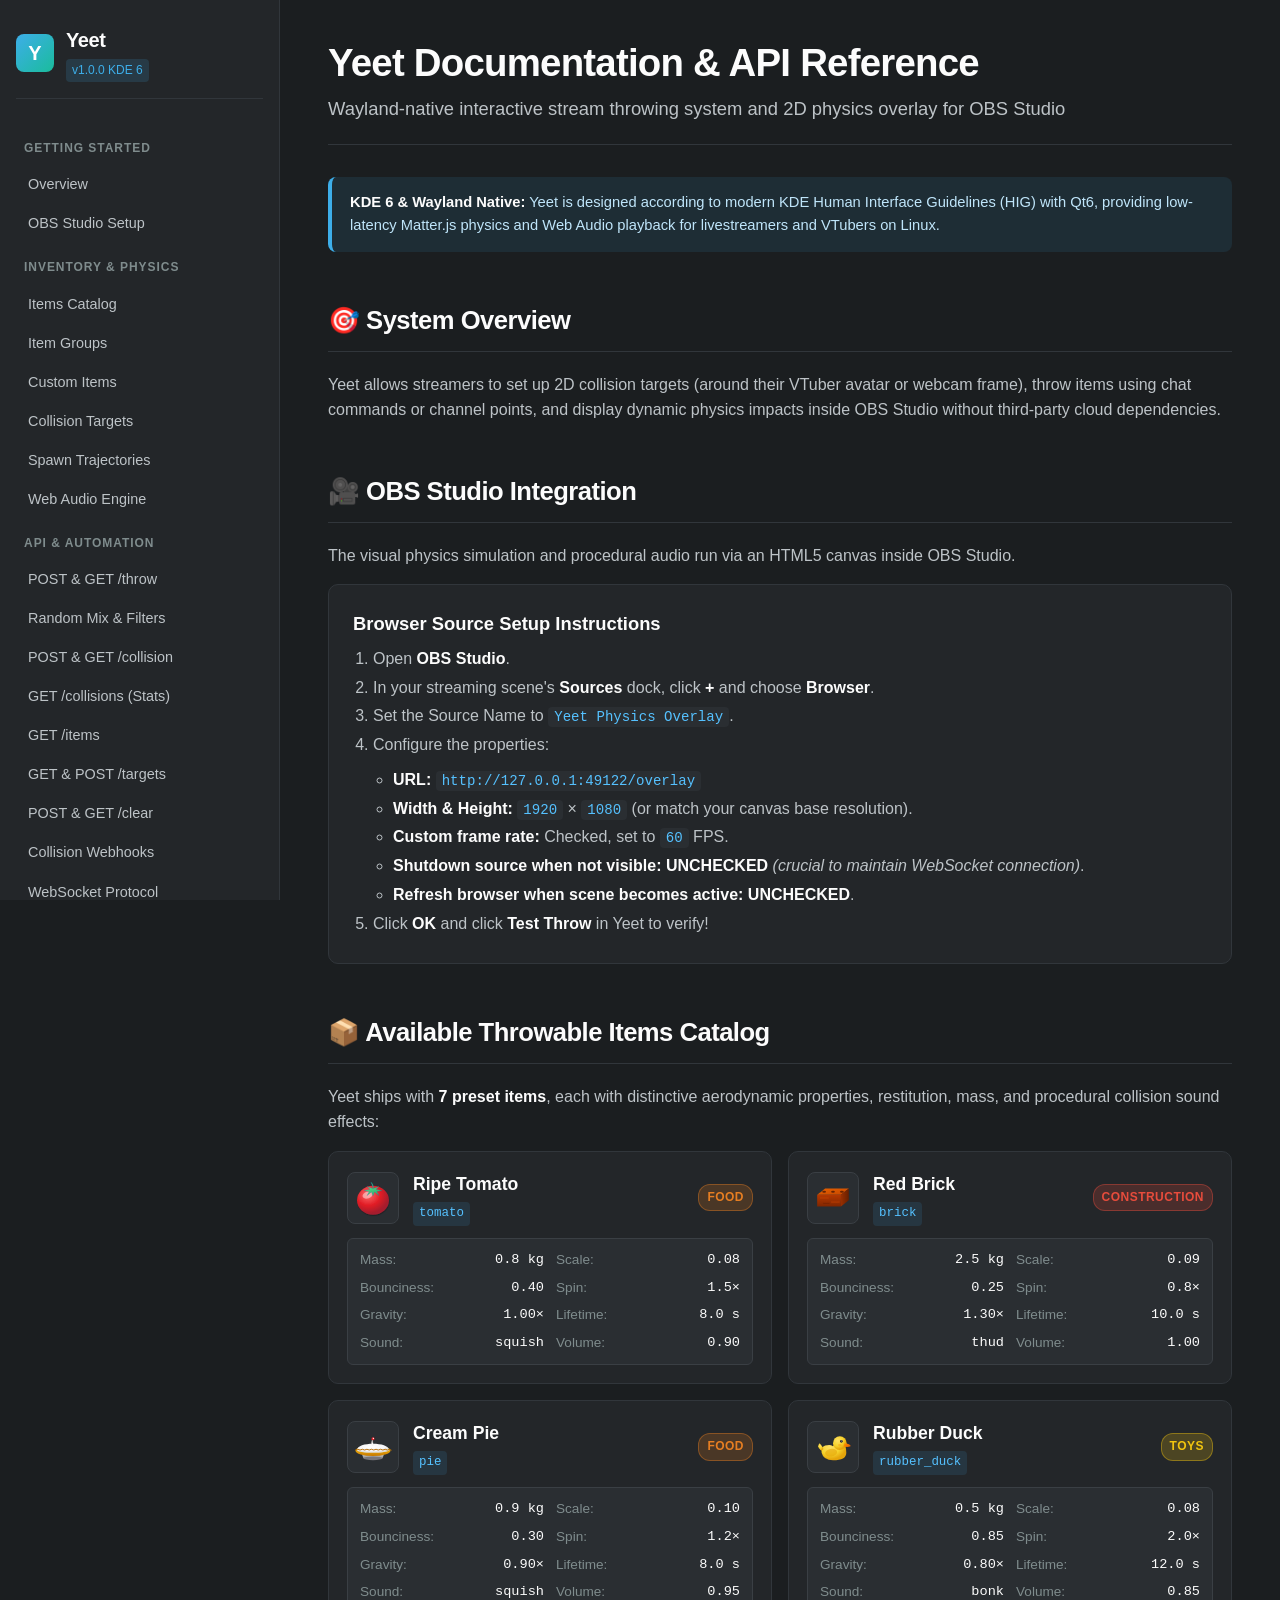
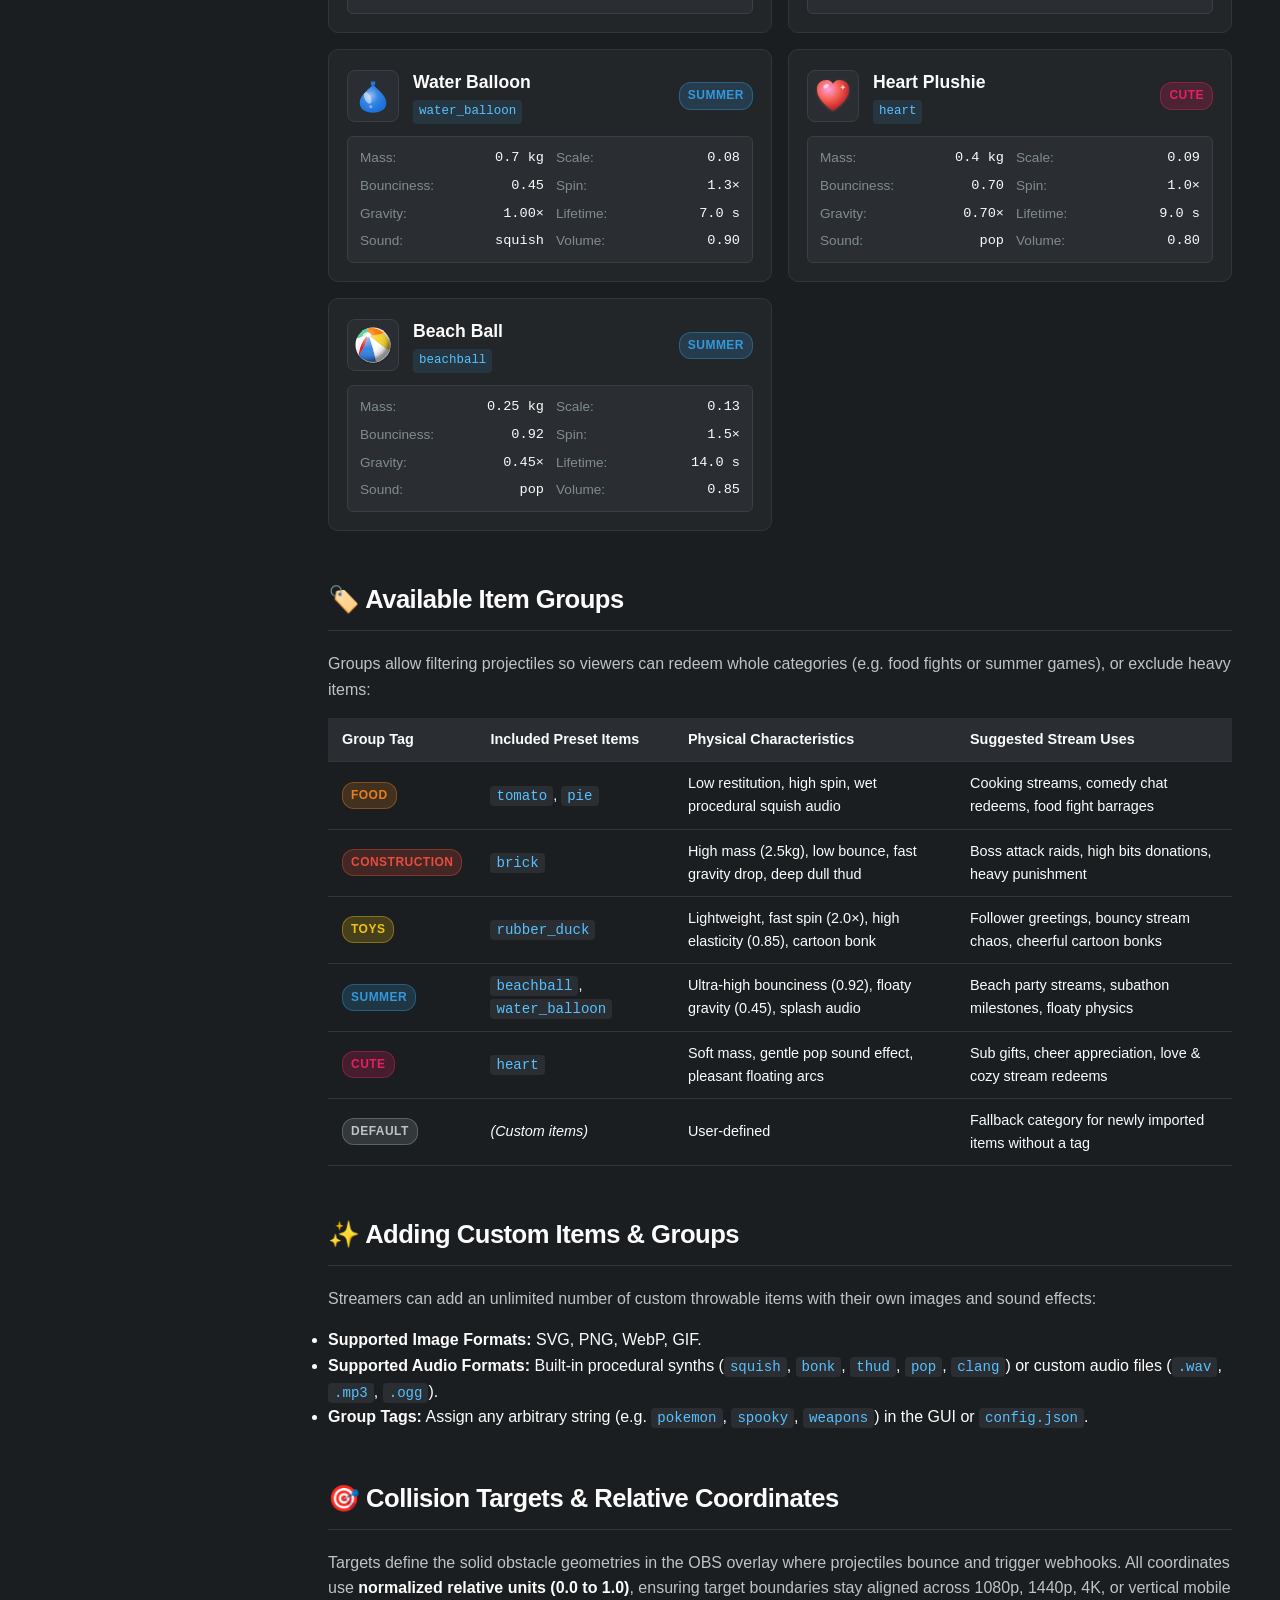
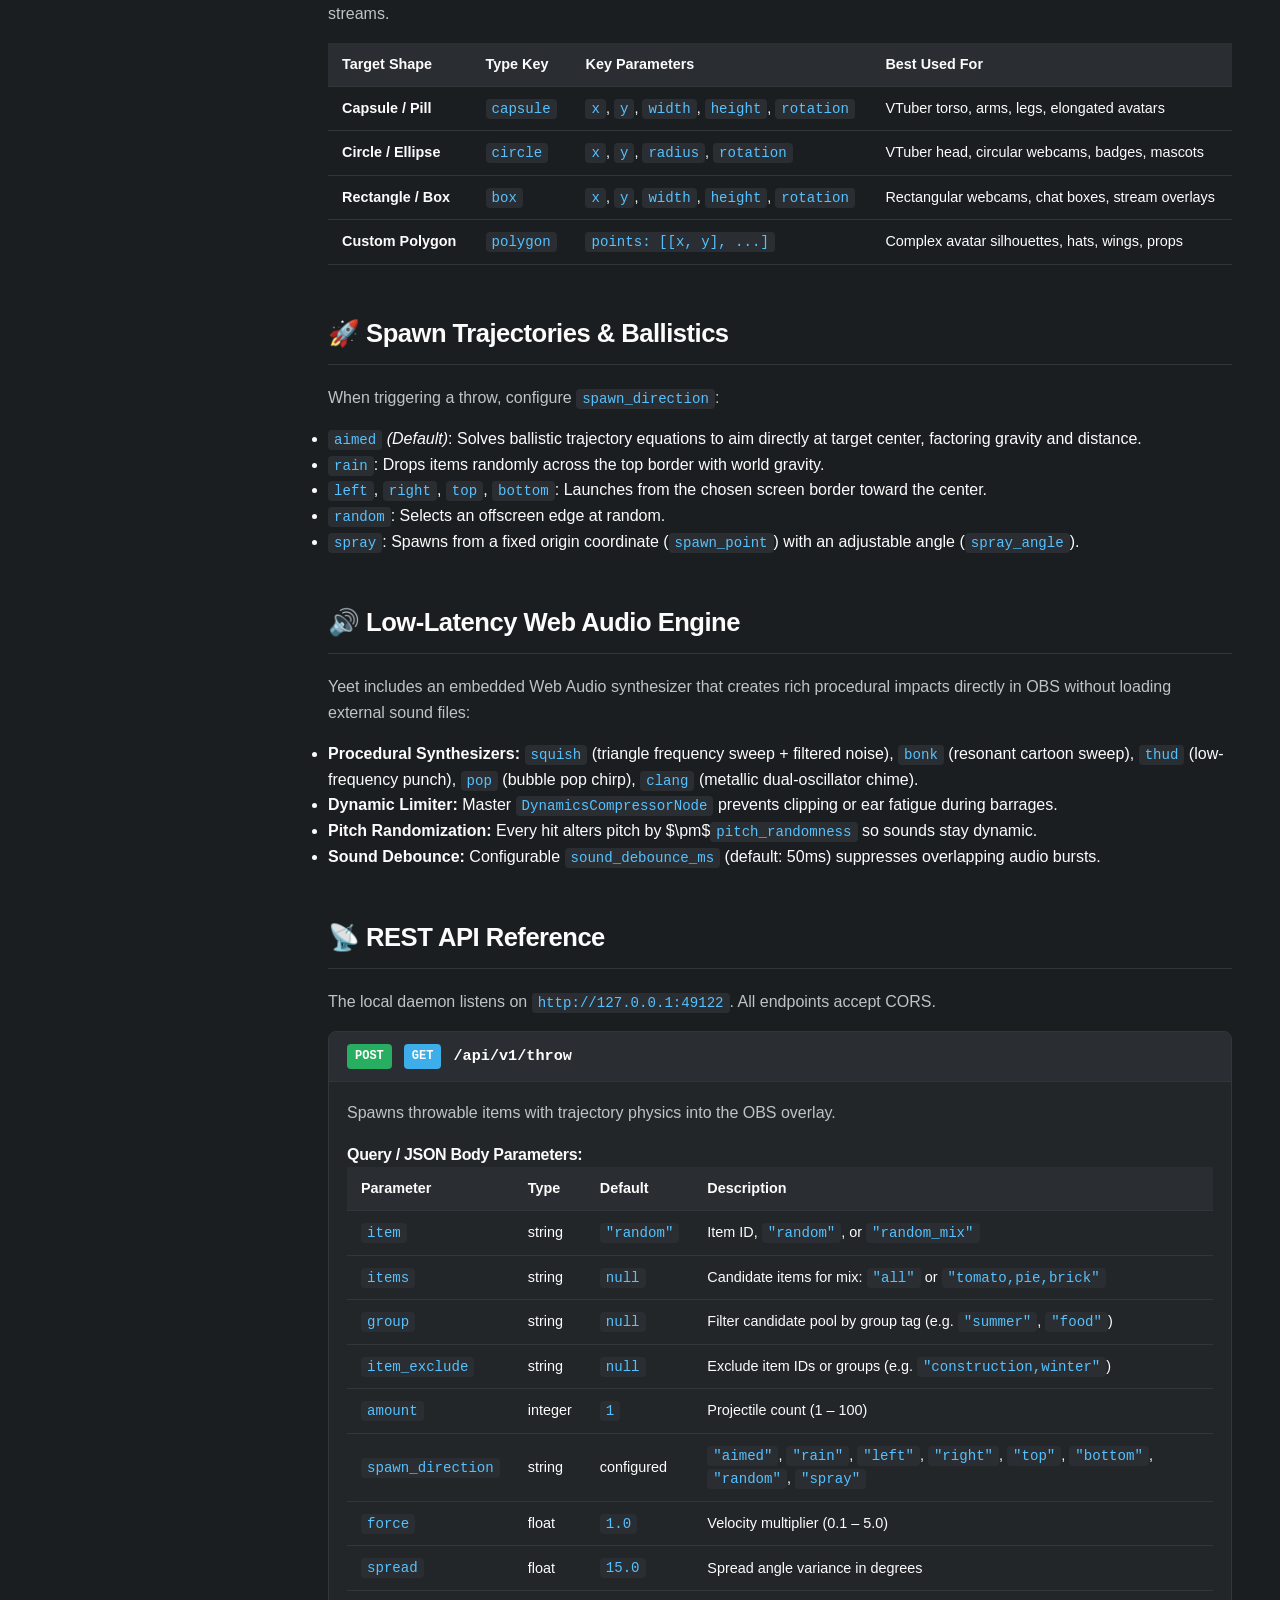
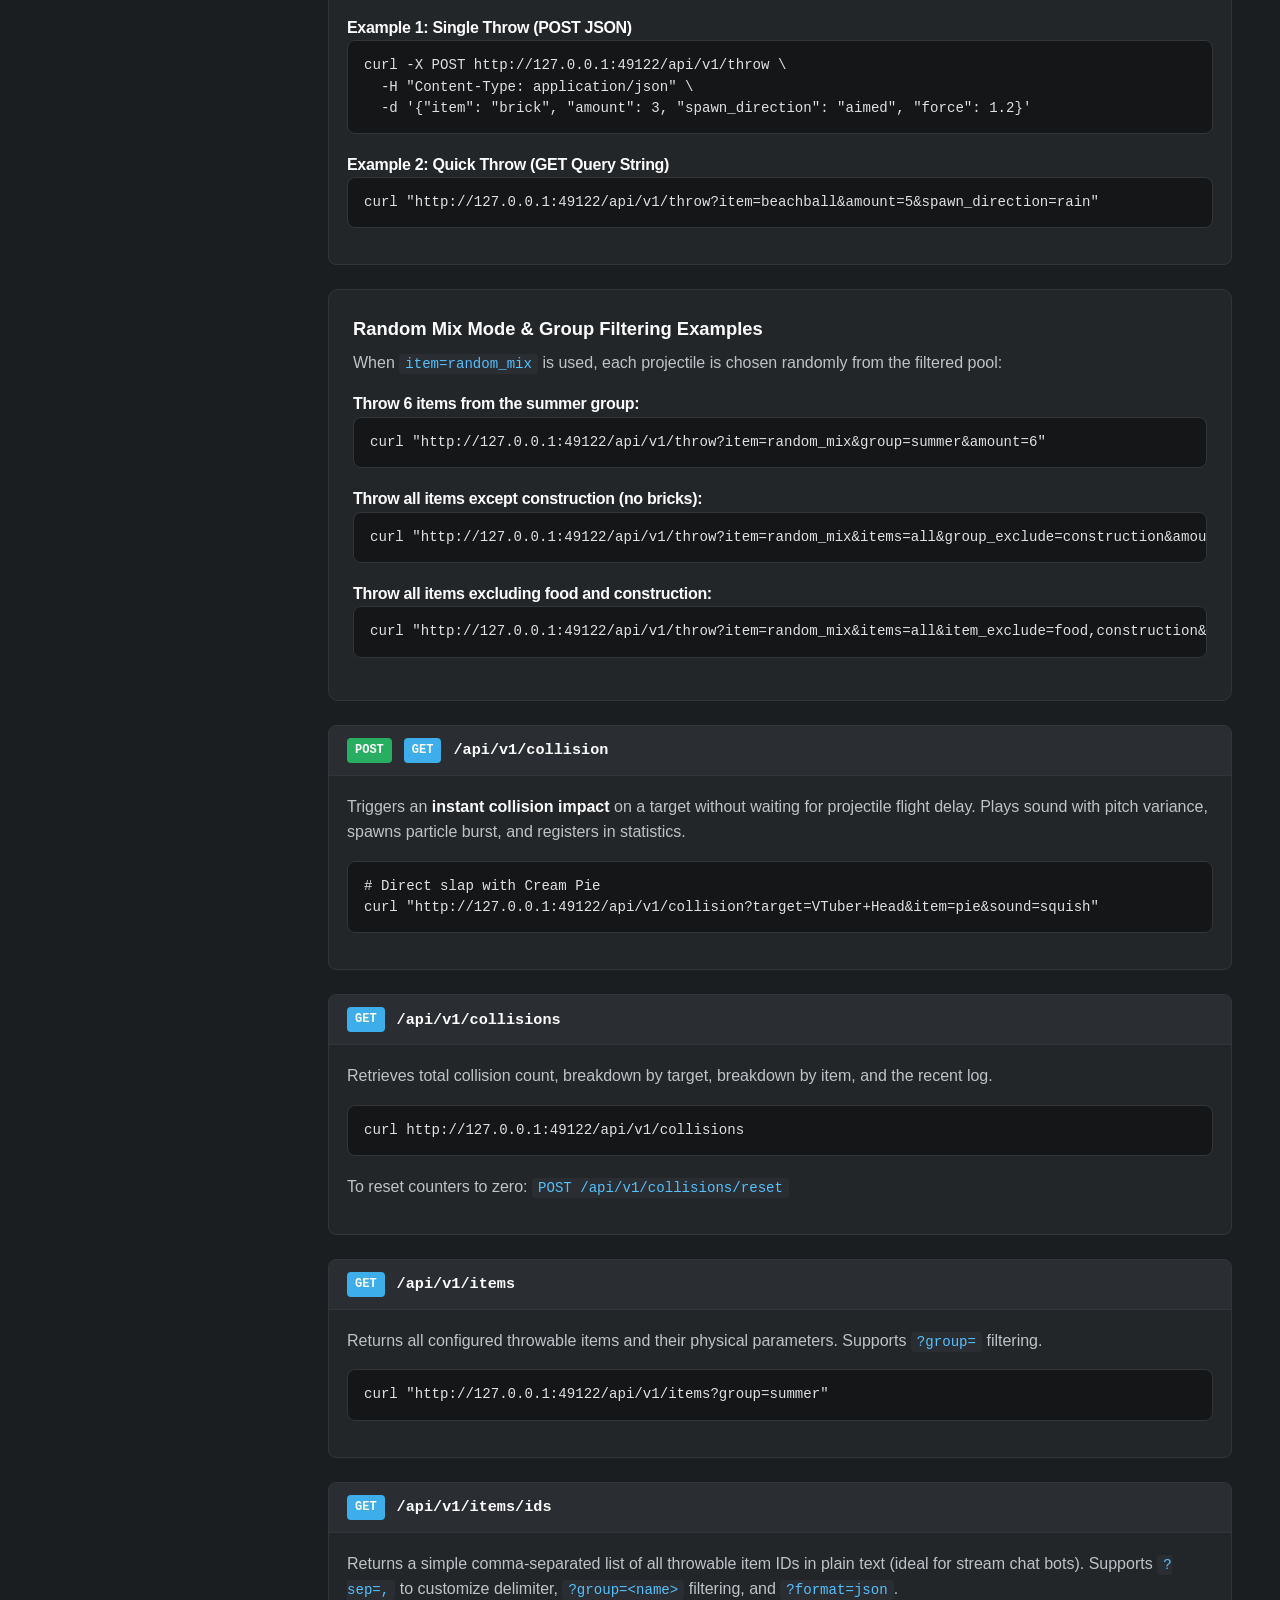
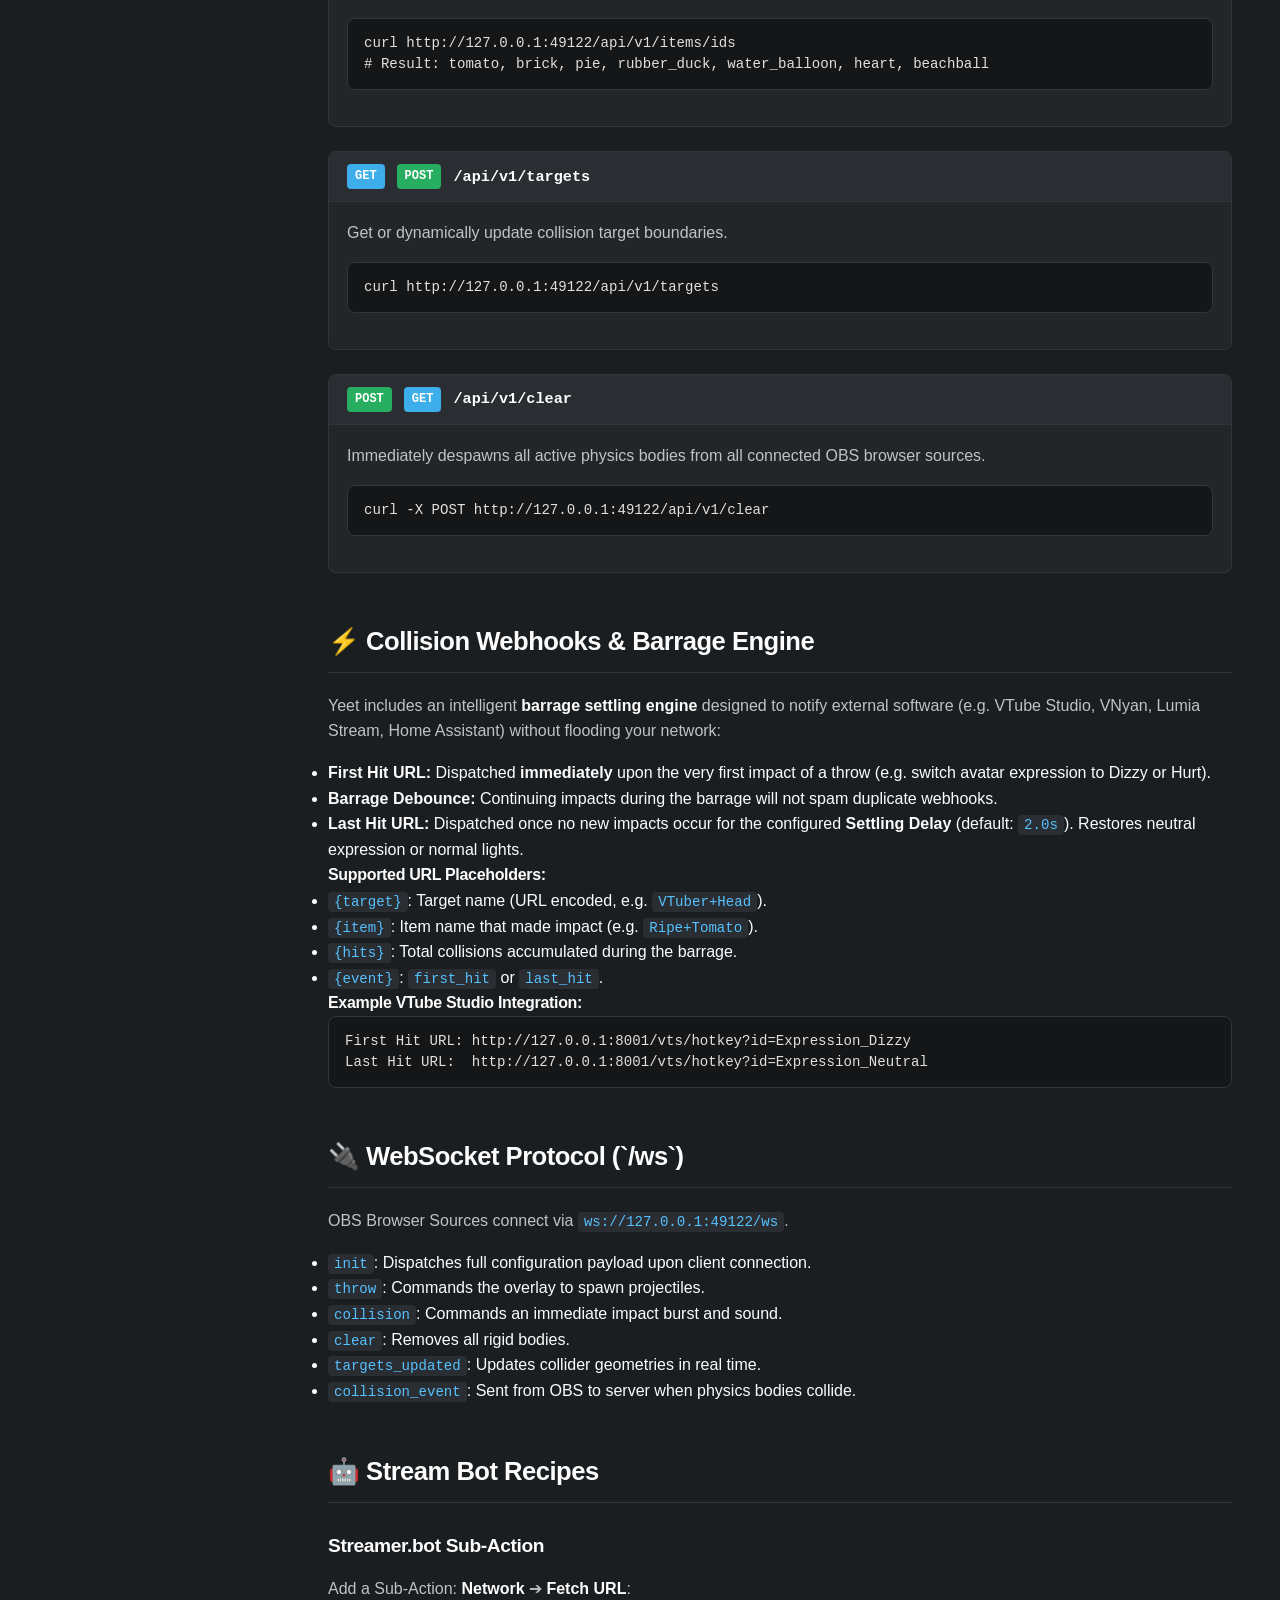
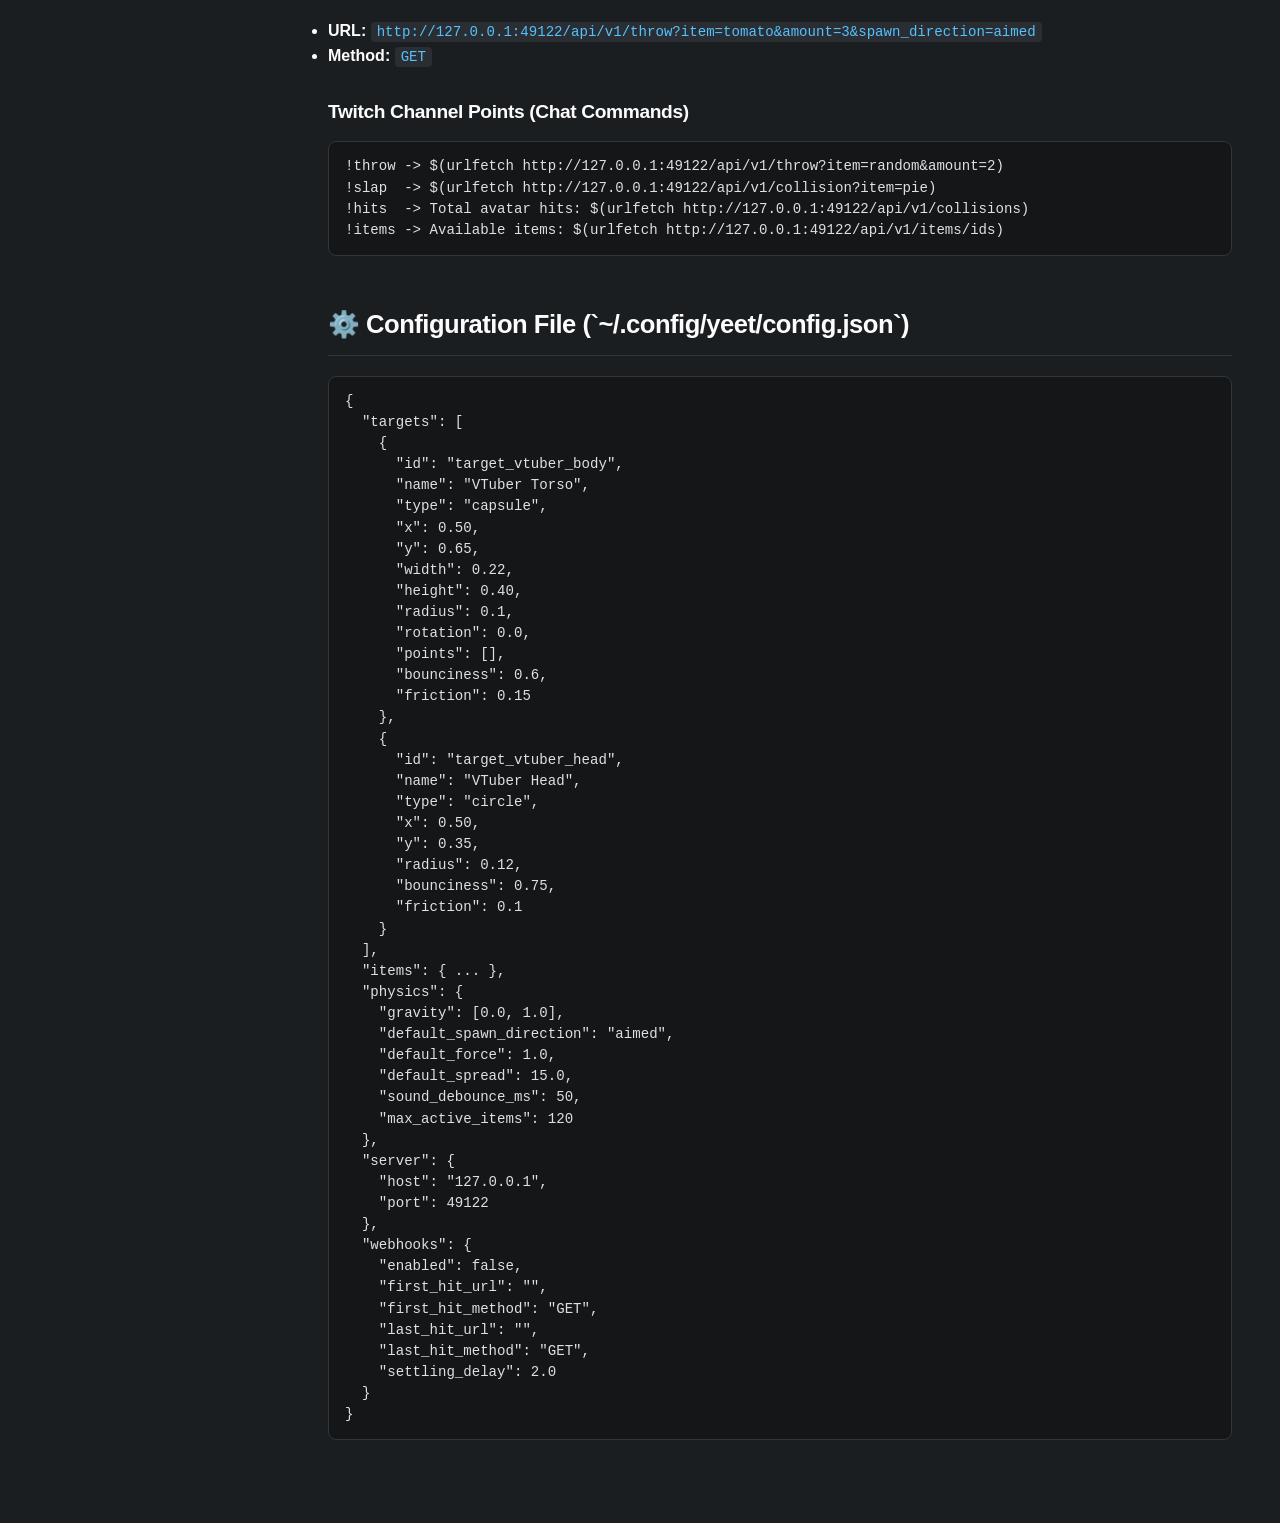
<file: overlay/docs.html>
<!DOCTYPE html>
<html lang="en">
<head>
  <meta charset="UTF-8">
  <meta name="viewport" content="width=device-width, initial-scale=1.0">
  <title>Yeet — Documentation & API Reference</title>
  <style>
    :root {
      --bg-base: #1b1e20;
      --bg-surface: #232629;
      --bg-surface-elevated: #2a2e32;
      --bg-card: #2d3136;
      --border-color: #31363b;
      --border-subtle: #3a3f44;
      --accent: #3daee9;
      --accent-hover: #2980b9;
      --accent-light: #55c1ff;
      --success: #27ae60;
      --warning: #f39c12;
      --danger: #da4453;
      --text-main: #fcfcfc;
      --text-muted: #bdc3c7;
      --text-dim: #7f8c8d;
      --font-family: -apple-system, BlinkMacSystemFont, "Segoe UI", Roboto, "Noto Sans", Ubuntu, Cantarell, sans-serif;
      --font-mono: "JetBrains Mono", "Cascadia Code", "Fira Code", Menlo, Consolas, monospace;
    }

    * {
      box-sizing: border-box;
      margin: 0;
      padding: 0;
    }

    body {
      font-family: var(--font-family);
      background-color: var(--bg-base);
      color: var(--text-main);
      line-height: 1.6;
      display: flex;
      min-height: 100vh;
    }

    /* Sidebar Navigation */
    aside.sidebar {
      width: 280px;
      background-color: var(--bg-surface);
      border-right: 1px solid var(--border-color);
      position: sticky;
      top: 0;
      height: 100vh;
      overflow-y: auto;
      padding: 24px 16px;
      display: flex;
      flex-direction: column;
      flex-shrink: 0;
    }

    .brand {
      display: flex;
      align-items: center;
      gap: 12px;
      margin-bottom: 24px;
      padding-bottom: 16px;
      border-bottom: 1px solid var(--border-color);
    }

    .brand-icon {
      width: 38px;
      height: 38px;
      background: linear-gradient(135deg, #3daee9, #1abc9c);
      border-radius: 8px;
      display: flex;
      align-items: center;
      justify-content: center;
      font-weight: 900;
      font-size: 20px;
      color: #fff;
    }

    .brand-title {
      font-size: 1.25rem;
      font-weight: 700;
      letter-spacing: -0.02em;
    }

    .brand-version {
      font-size: 0.75rem;
      color: var(--accent);
      background: rgba(61, 174, 233, 0.15);
      padding: 2px 6px;
      border-radius: 4px;
      display: inline-block;
    }

    .nav-group-title {
      font-size: 0.75rem;
      font-weight: 700;
      text-transform: uppercase;
      letter-spacing: 0.08em;
      color: var(--text-dim);
      margin: 16px 0 8px 8px;
    }

    .nav-links {
      list-style: none;
      display: flex;
      flex-direction: column;
      gap: 2px;
    }

    .nav-links a {
      color: var(--text-muted);
      text-decoration: none;
      font-size: 0.9rem;
      padding: 7px 12px;
      border-radius: 6px;
      transition: all 0.15s ease;
      display: block;
    }

    .nav-links a:hover {
      background-color: var(--bg-surface-elevated);
      color: var(--text-main);
      padding-left: 16px;
    }

    /* Main Content Area */
    main.content {
      flex: 1;
      max-width: 1040px;
      padding: 40px 48px 80px 48px;
      overflow-x: hidden;
    }

    /* Typography */
    h1, h2, h3, h4 {
      color: var(--text-main);
      font-weight: 700;
      letter-spacing: -0.02em;
    }

    h1 {
      font-size: 2.4rem;
      margin-bottom: 8px;
      line-height: 1.2;
    }

    .subtitle {
      font-size: 1.15rem;
      color: var(--text-muted);
      margin-bottom: 32px;
      padding-bottom: 20px;
      border-bottom: 1px solid var(--border-color);
    }

    h2 {
      font-size: 1.6rem;
      margin: 48px 0 20px 0;
      padding-bottom: 10px;
      border-bottom: 1px solid var(--border-color);
      display: flex;
      align-items: center;
      gap: 10px;
    }

    h3 {
      font-size: 1.2rem;
      margin: 28px 0 14px 0;
    }

    p {
      margin-bottom: 16px;
      color: var(--text-muted);
    }

    strong {
      color: var(--text-main);
    }

    /* Cards & Containers */
    .card {
      background-color: var(--bg-surface);
      border: 1px solid var(--border-color);
      border-radius: 10px;
      padding: 24px;
      margin-bottom: 24px;
    }

    .card-title {
      font-size: 1.15rem;
      font-weight: 600;
      margin-bottom: 6px;
      color: var(--text-main);
    }

    .card-subtitle {
      font-size: 0.9rem;
      color: var(--text-dim);
      margin-bottom: 18px;
    }

    /* Item Grid & Catalog Cards */
    .item-grid {
      display: grid;
      grid-template-columns: repeat(auto-fill, minmax(300px, 1fr));
      gap: 16px;
      margin-bottom: 24px;
    }

    .item-card {
      background: var(--bg-surface);
      border: 1px solid var(--border-color);
      border-radius: 10px;
      padding: 18px;
      display: flex;
      flex-direction: column;
      gap: 12px;
      transition: transform 0.15s ease, border-color 0.15s ease;
    }

    .item-card:hover {
      transform: translateY(-2px);
      border-color: var(--accent);
    }

    .item-header {
      display: flex;
      align-items: center;
      gap: 14px;
    }

    .item-icon-box {
      width: 52px;
      height: 52px;
      background: var(--bg-surface-elevated);
      border-radius: 8px;
      border: 1px solid var(--border-subtle);
      display: flex;
      align-items: center;
      justify-content: center;
      padding: 6px;
      flex-shrink: 0;
    }

    .item-icon-box img {
      max-width: 100%;
      max-height: 100%;
      object-fit: contain;
    }

    .item-info {
      flex: 1;
    }

    .item-name {
      font-size: 1.1rem;
      font-weight: 700;
      color: var(--text-main);
    }

    .item-id-badge {
      font-family: var(--font-mono);
      font-size: 0.78rem;
      color: var(--accent-light);
      background: rgba(61, 174, 233, 0.12);
      padding: 2px 6px;
      border-radius: 4px;
      display: inline-block;
      margin-top: 2px;
    }

    .item-props {
      display: grid;
      grid-template-columns: 1fr 1fr;
      gap: 6px 12px;
      font-size: 0.85rem;
      background: var(--bg-surface-elevated);
      padding: 10px 12px;
      border-radius: 6px;
      border: 1px solid var(--border-subtle);
    }

    .prop-row {
      display: flex;
      justify-content: space-between;
    }

    .prop-label {
      color: var(--text-dim);
    }

    .prop-val {
      font-family: var(--font-mono);
      color: var(--text-main);
      font-weight: 500;
    }

    /* Badges */
    .badge {
      font-size: 0.75rem;
      font-weight: 600;
      padding: 3px 8px;
      border-radius: 12px;
      text-transform: uppercase;
      letter-spacing: 0.04em;
      display: inline-flex;
      align-items: center;
      gap: 4px;
    }

    .badge-food { background: rgba(230, 126, 34, 0.2); color: #e67e22; border: 1px solid rgba(230, 126, 34, 0.4); }
    .badge-construction { background: rgba(231, 76, 60, 0.2); color: #e74c3c; border: 1px solid rgba(231, 76, 60, 0.4); }
    .badge-toys { background: rgba(241, 196, 15, 0.2); color: #f1c40f; border: 1px solid rgba(241, 196, 15, 0.4); }
    .badge-summer { background: rgba(52, 152, 219, 0.2); color: #3498db; border: 1px solid rgba(52, 152, 219, 0.4); }
    .badge-cute { background: rgba(233, 30, 99, 0.2); color: #e91e63; border: 1px solid rgba(233, 30, 99, 0.4); }
    .badge-default { background: rgba(149, 165, 166, 0.2); color: #bdc3c7; border: 1px solid rgba(149, 165, 166, 0.4); }

    .badge-method {
      font-family: var(--font-mono);
      font-weight: 700;
      font-size: 0.75rem;
      padding: 3px 8px;
      border-radius: 4px;
    }
    .badge-post { background: #27ae60; color: #fff; }
    .badge-get { background: #3daee9; color: #fff; }

    /* Tables */
    table {
      width: 100%;
      border-collapse: collapse;
      margin-bottom: 24px;
      font-size: 0.9rem;
    }

    th, td {
      padding: 10px 14px;
      text-align: left;
      border-bottom: 1px solid var(--border-color);
    }

    th {
      background-color: var(--bg-surface-elevated);
      color: var(--text-main);
      font-weight: 600;
    }

    tr:hover td {
      background-color: rgba(255, 255, 255, 0.02);
    }

    /* Code Blocks */
    pre {
      background-color: #141618;
      border: 1px solid var(--border-color);
      border-radius: 8px;
      padding: 14px 16px;
      overflow-x: auto;
      margin-bottom: 18px;
      font-family: var(--font-mono);
      font-size: 0.88rem;
      color: #e0e0e0;
      line-height: 1.5;
    }

    code {
      font-family: var(--font-mono);
      background-color: var(--bg-surface-elevated);
      padding: 2px 6px;
      border-radius: 4px;
      font-size: 0.88rem;
      color: var(--accent-light);
    }

    pre code {
      background: transparent;
      padding: 0;
      color: inherit;
    }

    /* Alerts */
    .alert {
      padding: 14px 18px;
      border-radius: 8px;
      margin-bottom: 20px;
      font-size: 0.92rem;
      border-left: 4px solid;
    }

    .alert-info {
      background: rgba(61, 174, 233, 0.1);
      border-color: var(--accent);
      color: #bfe5fa;
    }

    .alert-tip {
      background: rgba(39, 174, 96, 0.1);
      border-color: var(--success);
      color: #c7f3d6;
    }

    .alert-warning {
      background: rgba(243, 156, 18, 0.1);
      border-color: var(--warning);
      color: #fde5be;
    }

    /* Endpoint Box */
    .endpoint {
      background: var(--bg-surface);
      border: 1px solid var(--border-color);
      border-radius: 8px;
      margin-bottom: 24px;
      overflow: hidden;
    }

    .endpoint-header {
      padding: 12px 18px;
      background: var(--bg-surface-elevated);
      display: flex;
      align-items: center;
      gap: 12px;
      border-bottom: 1px solid var(--border-color);
    }

    .endpoint-path {
      font-family: var(--font-mono);
      font-weight: 600;
      font-size: 0.95rem;
      color: var(--text-main);
    }

    .endpoint-body {
      padding: 18px;
    }

    /* Responsive */
    @media (max-width: 900px) {
      body {
        flex-direction: column;
      }
      aside.sidebar {
        width: 100%;
        height: auto;
        position: static;
        border-right: none;
        border-bottom: 1px solid var(--border-color);
      }
      main.content {
        padding: 24px 20px;
      }
    }
  </style>
</head>
<body>

  <!-- Sidebar Navigation -->
  <aside class="sidebar">
    <div class="brand">
      <div class="brand-icon">Y</div>
      <div>
        <div class="brand-title">Yeet</div>
        <div class="brand-version">v1.0.0 KDE 6</div>
      </div>
    </div>

    <div class="nav-group-title">Getting Started</div>
    <ul class="nav-links">
      <li><a href="#overview">Overview</a></li>
      <li><a href="#obs-integration">OBS Studio Setup</a></li>
    </ul>

    <div class="nav-group-title">Inventory & Physics</div>
    <ul class="nav-links">
      <li><a href="#items-catalog">Items Catalog</a></li>
      <li><a href="#item-groups">Item Groups</a></li>
      <li><a href="#custom-items">Custom Items</a></li>
      <li><a href="#targets">Collision Targets</a></li>
      <li><a href="#trajectories">Spawn Trajectories</a></li>
      <li><a href="#audio-engine">Web Audio Engine</a></li>
    </ul>

    <div class="nav-group-title">API & Automation</div>
    <ul class="nav-links">
      <li><a href="#api-throw">POST & GET /throw</a></li>
      <li><a href="#api-mix">Random Mix & Filters</a></li>
      <li><a href="#api-collision">POST & GET /collision</a></li>
      <li><a href="#api-collisions">GET /collisions (Stats)</a></li>
      <li><a href="#api-items">GET /items</a></li>
      <li><a href="#api-targets">GET & POST /targets</a></li>
      <li><a href="#api-clear">POST & GET /clear</a></li>
      <li><a href="#api-webhooks">Collision Webhooks</a></li>
      <li><a href="#websocket">WebSocket Protocol</a></li>
      <li><a href="#bot-recipes">Stream Bot Recipes</a></li>
      <li><a href="#config-json">Configuration File</a></li>
    </ul>
  </aside>

  <!-- Main Documentation Content -->
  <main class="content">

    <h1 id="overview">Yeet Documentation & API Reference</h1>
    <div class="subtitle">Wayland-native interactive stream throwing system and 2D physics overlay for OBS Studio</div>

    <div class="alert alert-info">
      <strong>KDE 6 & Wayland Native:</strong> Yeet is designed according to modern KDE Human Interface Guidelines (HIG) with Qt6, providing low-latency Matter.js physics and Web Audio playback for livestreamers and VTubers on Linux.
    </div>

    <!-- Section 1: Overview -->
    <h2>🎯 System Overview</h2>
    <p>
      Yeet allows streamers to set up 2D collision targets (around their VTuber avatar or webcam frame), throw items using chat commands or channel points, and display dynamic physics impacts inside OBS Studio without third-party cloud dependencies.
    </p>

    <!-- Section 2: OBS Studio Integration -->
    <h2 id="obs-integration">🎥 OBS Studio Integration</h2>
    <p>The visual physics simulation and procedural audio run via an HTML5 canvas inside OBS Studio.</p>

    <div class="card">
      <div class="card-title">Browser Source Setup Instructions</div>
      <ol style="margin-left: 20px; line-height: 1.8; color: var(--text-muted);">
        <li>Open <strong>OBS Studio</strong>.</li>
        <li>In your streaming scene's <strong>Sources</strong> dock, click <strong>+</strong> and choose <strong>Browser</strong>.</li>
        <li>Set the Source Name to <code>Yeet Physics Overlay</code>.</li>
        <li>Configure the properties:
          <ul style="margin-left: 20px; margin-top: 6px;">
            <li><strong>URL:</strong> <code>http://127.0.0.1:49122/overlay</code></li>
            <li><strong>Width & Height:</strong> <code>1920</code> × <code>1080</code> (or match your canvas base resolution).</li>
            <li><strong>Custom frame rate:</strong> Checked, set to <code>60</code> FPS.</li>
            <li><strong>Shutdown source when not visible:</strong> <strong>UNCHECKED</strong> <em>(crucial to maintain WebSocket connection)</em>.</li>
            <li><strong>Refresh browser when scene becomes active:</strong> <strong>UNCHECKED</strong>.</li>
          </ul>
        </li>
        <li>Click <strong>OK</strong> and click <strong>Test Throw</strong> in Yeet to verify!</li>
      </ol>
    </div>

    <!-- Section 3: Available Items Catalog -->
    <h2 id="items-catalog">📦 Available Throwable Items Catalog</h2>
    <p>
      Yeet ships with <strong>7 preset items</strong>, each with distinctive aerodynamic properties, restitution, mass, and procedural collision sound effects:
    </p>

    <div class="item-grid">
      <!-- Item 1: Tomato -->
      <div class="item-card">
        <div class="item-header">
          <div class="item-icon-box">
            <img src="../assets/items/tomato.svg" alt="Ripe Tomato">
          </div>
          <div class="item-info">
            <div class="item-name">Ripe Tomato</div>
            <div class="item-id-badge">tomato</div>
          </div>
          <span class="badge badge-food">food</span>
        </div>
        <div class="item-props">
          <div class="prop-row"><span class="prop-label">Mass:</span><span class="prop-val">0.8 kg</span></div>
          <div class="prop-row"><span class="prop-label">Scale:</span><span class="prop-val">0.08</span></div>
          <div class="prop-row"><span class="prop-label">Bounciness:</span><span class="prop-val">0.40</span></div>
          <div class="prop-row"><span class="prop-label">Spin:</span><span class="prop-val">1.5×</span></div>
          <div class="prop-row"><span class="prop-label">Gravity:</span><span class="prop-val">1.00×</span></div>
          <div class="prop-row"><span class="prop-label">Lifetime:</span><span class="prop-val">8.0 s</span></div>
          <div class="prop-row"><span class="prop-label">Sound:</span><span class="prop-val">squish</span></div>
          <div class="prop-row"><span class="prop-label">Volume:</span><span class="prop-val">0.90</span></div>
        </div>
      </div>

      <!-- Item 2: Brick -->
      <div class="item-card">
        <div class="item-header">
          <div class="item-icon-box">
            <img src="../assets/items/brick.svg" alt="Red Brick">
          </div>
          <div class="item-info">
            <div class="item-name">Red Brick</div>
            <div class="item-id-badge">brick</div>
          </div>
          <span class="badge badge-construction">construction</span>
        </div>
        <div class="item-props">
          <div class="prop-row"><span class="prop-label">Mass:</span><span class="prop-val">2.5 kg</span></div>
          <div class="prop-row"><span class="prop-label">Scale:</span><span class="prop-val">0.09</span></div>
          <div class="prop-row"><span class="prop-label">Bounciness:</span><span class="prop-val">0.25</span></div>
          <div class="prop-row"><span class="prop-label">Spin:</span><span class="prop-val">0.8×</span></div>
          <div class="prop-row"><span class="prop-label">Gravity:</span><span class="prop-val">1.30×</span></div>
          <div class="prop-row"><span class="prop-label">Lifetime:</span><span class="prop-val">10.0 s</span></div>
          <div class="prop-row"><span class="prop-label">Sound:</span><span class="prop-val">thud</span></div>
          <div class="prop-row"><span class="prop-label">Volume:</span><span class="prop-val">1.00</span></div>
        </div>
      </div>

      <!-- Item 3: Cream Pie -->
      <div class="item-card">
        <div class="item-header">
          <div class="item-icon-box">
            <img src="../assets/items/pie.svg" alt="Cream Pie">
          </div>
          <div class="item-info">
            <div class="item-name">Cream Pie</div>
            <div class="item-id-badge">pie</div>
          </div>
          <span class="badge badge-food">food</span>
        </div>
        <div class="item-props">
          <div class="prop-row"><span class="prop-label">Mass:</span><span class="prop-val">0.9 kg</span></div>
          <div class="prop-row"><span class="prop-label">Scale:</span><span class="prop-val">0.10</span></div>
          <div class="prop-row"><span class="prop-label">Bounciness:</span><span class="prop-val">0.30</span></div>
          <div class="prop-row"><span class="prop-label">Spin:</span><span class="prop-val">1.2×</span></div>
          <div class="prop-row"><span class="prop-label">Gravity:</span><span class="prop-val">0.90×</span></div>
          <div class="prop-row"><span class="prop-label">Lifetime:</span><span class="prop-val">8.0 s</span></div>
          <div class="prop-row"><span class="prop-label">Sound:</span><span class="prop-val">squish</span></div>
          <div class="prop-row"><span class="prop-label">Volume:</span><span class="prop-val">0.95</span></div>
        </div>
      </div>

      <!-- Item 4: Rubber Duck -->
      <div class="item-card">
        <div class="item-header">
          <div class="item-icon-box">
            <img src="../assets/items/rubber_duck.svg" alt="Rubber Duck">
          </div>
          <div class="item-info">
            <div class="item-name">Rubber Duck</div>
            <div class="item-id-badge">rubber_duck</div>
          </div>
          <span class="badge badge-toys">toys</span>
        </div>
        <div class="item-props">
          <div class="prop-row"><span class="prop-label">Mass:</span><span class="prop-val">0.5 kg</span></div>
          <div class="prop-row"><span class="prop-label">Scale:</span><span class="prop-val">0.08</span></div>
          <div class="prop-row"><span class="prop-label">Bounciness:</span><span class="prop-val">0.85</span></div>
          <div class="prop-row"><span class="prop-label">Spin:</span><span class="prop-val">2.0×</span></div>
          <div class="prop-row"><span class="prop-label">Gravity:</span><span class="prop-val">0.80×</span></div>
          <div class="prop-row"><span class="prop-label">Lifetime:</span><span class="prop-val">12.0 s</span></div>
          <div class="prop-row"><span class="prop-label">Sound:</span><span class="prop-val">bonk</span></div>
          <div class="prop-row"><span class="prop-label">Volume:</span><span class="prop-val">0.85</span></div>
        </div>
      </div>

      <!-- Item 5: Water Balloon -->
      <div class="item-card">
        <div class="item-header">
          <div class="item-icon-box">
            <img src="../assets/items/water_balloon.svg" alt="Water Balloon">
          </div>
          <div class="item-info">
            <div class="item-name">Water Balloon</div>
            <div class="item-id-badge">water_balloon</div>
          </div>
          <span class="badge badge-summer">summer</span>
        </div>
        <div class="item-props">
          <div class="prop-row"><span class="prop-label">Mass:</span><span class="prop-val">0.7 kg</span></div>
          <div class="prop-row"><span class="prop-label">Scale:</span><span class="prop-val">0.08</span></div>
          <div class="prop-row"><span class="prop-label">Bounciness:</span><span class="prop-val">0.45</span></div>
          <div class="prop-row"><span class="prop-label">Spin:</span><span class="prop-val">1.3×</span></div>
          <div class="prop-row"><span class="prop-label">Gravity:</span><span class="prop-val">1.00×</span></div>
          <div class="prop-row"><span class="prop-label">Lifetime:</span><span class="prop-val">7.0 s</span></div>
          <div class="prop-row"><span class="prop-label">Sound:</span><span class="prop-val">squish</span></div>
          <div class="prop-row"><span class="prop-label">Volume:</span><span class="prop-val">0.90</span></div>
        </div>
      </div>

      <!-- Item 6: Heart Plushie -->
      <div class="item-card">
        <div class="item-header">
          <div class="item-icon-box">
            <img src="../assets/items/heart.svg" alt="Heart Plushie">
          </div>
          <div class="item-info">
            <div class="item-name">Heart Plushie</div>
            <div class="item-id-badge">heart</div>
          </div>
          <span class="badge badge-cute">cute</span>
        </div>
        <div class="item-props">
          <div class="prop-row"><span class="prop-label">Mass:</span><span class="prop-val">0.4 kg</span></div>
          <div class="prop-row"><span class="prop-label">Scale:</span><span class="prop-val">0.09</span></div>
          <div class="prop-row"><span class="prop-label">Bounciness:</span><span class="prop-val">0.70</span></div>
          <div class="prop-row"><span class="prop-label">Spin:</span><span class="prop-val">1.0×</span></div>
          <div class="prop-row"><span class="prop-label">Gravity:</span><span class="prop-val">0.70×</span></div>
          <div class="prop-row"><span class="prop-label">Lifetime:</span><span class="prop-val">9.0 s</span></div>
          <div class="prop-row"><span class="prop-label">Sound:</span><span class="prop-val">pop</span></div>
          <div class="prop-row"><span class="prop-label">Volume:</span><span class="prop-val">0.80</span></div>
        </div>
      </div>

      <!-- Item 7: Beach Ball -->
      <div class="item-card">
        <div class="item-header">
          <div class="item-icon-box">
            <img src="../assets/items/beachball.svg" alt="Beach Ball">
          </div>
          <div class="item-info">
            <div class="item-name">Beach Ball</div>
            <div class="item-id-badge">beachball</div>
          </div>
          <span class="badge badge-summer">summer</span>
        </div>
        <div class="item-props">
          <div class="prop-row"><span class="prop-label">Mass:</span><span class="prop-val">0.25 kg</span></div>
          <div class="prop-row"><span class="prop-label">Scale:</span><span class="prop-val">0.13</span></div>
          <div class="prop-row"><span class="prop-label">Bounciness:</span><span class="prop-val">0.92</span></div>
          <div class="prop-row"><span class="prop-label">Spin:</span><span class="prop-val">1.5×</span></div>
          <div class="prop-row"><span class="prop-label">Gravity:</span><span class="prop-val">0.45×</span></div>
          <div class="prop-row"><span class="prop-label">Lifetime:</span><span class="prop-val">14.0 s</span></div>
          <div class="prop-row"><span class="prop-label">Sound:</span><span class="prop-val">pop</span></div>
          <div class="prop-row"><span class="prop-label">Volume:</span><span class="prop-val">0.85</span></div>
        </div>
      </div>
    </div>

    <!-- Section 4: Available Item Groups -->
    <h2 id="item-groups">🏷️ Available Item Groups</h2>
    <p>
      Groups allow filtering projectiles so viewers can redeem whole categories (e.g. food fights or summer games), or exclude heavy items:
    </p>

    <table>
      <thead>
        <tr>
          <th>Group Tag</th>
          <th>Included Preset Items</th>
          <th>Physical Characteristics</th>
          <th>Suggested Stream Uses</th>
        </tr>
      </thead>
      <tbody>
        <tr>
          <td><span class="badge badge-food">food</span></td>
          <td><code>tomato</code>, <code>pie</code></td>
          <td>Low restitution, high spin, wet procedural squish audio</td>
          <td>Cooking streams, comedy chat redeems, food fight barrages</td>
        </tr>
        <tr>
          <td><span class="badge badge-construction">construction</span></td>
          <td><code>brick</code></td>
          <td>High mass (2.5kg), low bounce, fast gravity drop, deep dull thud</td>
          <td>Boss attack raids, high bits donations, heavy punishment</td>
        </tr>
        <tr>
          <td><span class="badge badge-toys">toys</span></td>
          <td><code>rubber_duck</code></td>
          <td>Lightweight, fast spin (2.0×), high elasticity (0.85), cartoon bonk</td>
          <td>Follower greetings, bouncy stream chaos, cheerful cartoon bonks</td>
        </tr>
        <tr>
          <td><span class="badge badge-summer">summer</span></td>
          <td><code>beachball</code>, <code>water_balloon</code></td>
          <td>Ultra-high bounciness (0.92), floaty gravity (0.45), splash audio</td>
          <td>Beach party streams, subathon milestones, floaty physics</td>
        </tr>
        <tr>
          <td><span class="badge badge-cute">cute</span></td>
          <td><code>heart</code></td>
          <td>Soft mass, gentle pop sound effect, pleasant floating arcs</td>
          <td>Sub gifts, cheer appreciation, love & cozy stream redeems</td>
        </tr>
        <tr>
          <td><span class="badge badge-default">default</span></td>
          <td><em>(Custom items)</em></td>
          <td>User-defined</td>
          <td>Fallback category for newly imported items without a tag</td>
        </tr>
      </tbody>
    </table>

    <!-- Section 5: Custom Items -->
    <h2 id="custom-items">✨ Adding Custom Items & Groups</h2>
    <p>Streamers can add an unlimited number of custom throwable items with their own images and sound effects:</p>
    <ul>
      <li><strong>Supported Image Formats:</strong> SVG, PNG, WebP, GIF.</li>
      <li><strong>Supported Audio Formats:</strong> Built-in procedural synths (<code>squish</code>, <code>bonk</code>, <code>thud</code>, <code>pop</code>, <code>clang</code>) or custom audio files (<code>.wav</code>, <code>.mp3</code>, <code>.ogg</code>).</li>
      <li><strong>Group Tags:</strong> Assign any arbitrary string (e.g. <code>pokemon</code>, <code>spooky</code>, <code>weapons</code>) in the GUI or <code>config.json</code>.</li>
    </ul>

    <!-- Section 6: Collision Targets -->
    <h2 id="targets">🎯 Collision Targets & Relative Coordinates</h2>
    <p>
      Targets define the solid obstacle geometries in the OBS overlay where projectiles bounce and trigger webhooks.
      All coordinates use <strong>normalized relative units (0.0 to 1.0)</strong>, ensuring target boundaries stay aligned across 1080p, 1440p, 4K, or vertical mobile streams.
    </p>

    <table>
      <thead>
        <tr>
          <th>Target Shape</th>
          <th>Type Key</th>
          <th>Key Parameters</th>
          <th>Best Used For</th>
        </tr>
      </thead>
      <tbody>
        <tr>
          <td><strong>Capsule / Pill</strong></td>
          <td><code>capsule</code></td>
          <td><code>x</code>, <code>y</code>, <code>width</code>, <code>height</code>, <code>rotation</code></td>
          <td>VTuber torso, arms, legs, elongated avatars</td>
        </tr>
        <tr>
          <td><strong>Circle / Ellipse</strong></td>
          <td><code>circle</code></td>
          <td><code>x</code>, <code>y</code>, <code>radius</code>, <code>rotation</code></td>
          <td>VTuber head, circular webcams, badges, mascots</td>
        </tr>
        <tr>
          <td><strong>Rectangle / Box</strong></td>
          <td><code>box</code></td>
          <td><code>x</code>, <code>y</code>, <code>width</code>, <code>height</code>, <code>rotation</code></td>
          <td>Rectangular webcams, chat boxes, stream overlays</td>
        </tr>
        <tr>
          <td><strong>Custom Polygon</strong></td>
          <td><code>polygon</code></td>
          <td><code>points: [[x, y], ...]</code></td>
          <td>Complex avatar silhouettes, hats, wings, props</td>
        </tr>
      </tbody>
    </table>

    <!-- Section 7: Spawn Trajectories -->
    <h2 id="trajectories">🚀 Spawn Trajectories & Ballistics</h2>
    <p>When triggering a throw, configure <code>spawn_direction</code>:</p>
    <ul>
      <li><code>aimed</code> <em>(Default)</em>: Solves ballistic trajectory equations to aim directly at target center, factoring gravity and distance.</li>
      <li><code>rain</code>: Drops items randomly across the top border with world gravity.</li>
      <li><code>left</code>, <code>right</code>, <code>top</code>, <code>bottom</code>: Launches from the chosen screen border toward the center.</li>
      <li><code>random</code>: Selects an offscreen edge at random.</li>
      <li><code>spray</code>: Spawns from a fixed origin coordinate (<code>spawn_point</code>) with an adjustable angle (<code>spray_angle</code>).</li>
    </ul>

    <!-- Section 8: Web Audio Engine -->
    <h2 id="audio-engine">🔊 Low-Latency Web Audio Engine</h2>
    <p>
      Yeet includes an embedded Web Audio synthesizer that creates rich procedural impacts directly in OBS without loading external sound files:
    </p>
    <ul>
      <li><strong>Procedural Synthesizers:</strong> <code>squish</code> (triangle frequency sweep + filtered noise), <code>bonk</code> (resonant cartoon sweep), <code>thud</code> (low-frequency punch), <code>pop</code> (bubble pop chirp), <code>clang</code> (metallic dual-oscillator chime).</li>
      <li><strong>Dynamic Limiter:</strong> Master <code>DynamicsCompressorNode</code> prevents clipping or ear fatigue during barrages.</li>
      <li><strong>Pitch Randomization:</strong> Every hit alters pitch by $\pm$<code>pitch_randomness</code> so sounds stay dynamic.</li>
      <li><strong>Sound Debounce:</strong> Configurable <code>sound_debounce_ms</code> (default: 50ms) suppresses overlapping audio bursts.</li>
    </ul>

    <!-- Section 9: Local REST API Reference -->
    <h2>📡 REST API Reference</h2>
    <p>The local daemon listens on <code>http://127.0.0.1:49122</code>. All endpoints accept CORS.</p>

    <!-- Endpoint: /api/v1/throw -->
    <div class="endpoint" id="api-throw">
      <div class="endpoint-header">
        <span class="badge-method badge-post">POST</span>
        <span class="badge-method badge-get">GET</span>
        <span class="endpoint-path">/api/v1/throw</span>
      </div>
      <div class="endpoint-body">
        <p>Spawns throwable items with trajectory physics into the OBS overlay.</p>
        
        <h4>Query / JSON Body Parameters:</h4>
        <table>
          <thead>
            <tr><th>Parameter</th><th>Type</th><th>Default</th><th>Description</th></tr>
          </thead>
          <tbody>
            <tr><td><code>item</code></td><td>string</td><td><code>"random"</code></td><td>Item ID, <code>"random"</code>, or <code>"random_mix"</code></td></tr>
            <tr><td><code>items</code></td><td>string</td><td><code>null</code></td><td>Candidate items for mix: <code>"all"</code> or <code>"tomato,pie,brick"</code></td></tr>
            <tr><td><code>group</code></td><td>string</td><td><code>null</code></td><td>Filter candidate pool by group tag (e.g. <code>"summer"</code>, <code>"food"</code>)</td></tr>
            <tr><td><code>item_exclude</code></td><td>string</td><td><code>null</code></td><td>Exclude item IDs or groups (e.g. <code>"construction,winter"</code>)</td></tr>
            <tr><td><code>amount</code></td><td>integer</td><td><code>1</code></td><td>Projectile count (1 – 100)</td></tr>
            <tr><td><code>spawn_direction</code></td><td>string</td><td>configured</td><td><code>"aimed"</code>, <code>"rain"</code>, <code>"left"</code>, <code>"right"</code>, <code>"top"</code>, <code>"bottom"</code>, <code>"random"</code>, <code>"spray"</code></td></tr>
            <tr><td><code>force</code></td><td>float</td><td><code>1.0</code></td><td>Velocity multiplier (0.1 – 5.0)</td></tr>
            <tr><td><code>spread</code></td><td>float</td><td><code>15.0</code></td><td>Spread angle variance in degrees</td></tr>
          </tbody>
        </table>

        <h4>Example 1: Single Throw (POST JSON)</h4>
        <pre><code>curl -X POST http://127.0.0.1:49122/api/v1/throw \
  -H "Content-Type: application/json" \
  -d '{"item": "brick", "amount": 3, "spawn_direction": "aimed", "force": 1.2}'</code></pre>

        <h4>Example 2: Quick Throw (GET Query String)</h4>
        <pre><code>curl "http://127.0.0.1:49122/api/v1/throw?item=beachball&amount=5&spawn_direction=rain"</code></pre>
      </div>
    </div>

    <!-- Random Mix & Filtering -->
    <div class="card" id="api-mix">
      <div class="card-title">Random Mix Mode & Group Filtering Examples</div>
      <p>When <code>item=random_mix</code> is used, each projectile is chosen randomly from the filtered pool:</p>
      
      <h4>Throw 6 items from the summer group:</h4>
      <pre><code>curl "http://127.0.0.1:49122/api/v1/throw?item=random_mix&group=summer&amount=6"</code></pre>

      <h4>Throw all items except construction (no bricks):</h4>
      <pre><code>curl "http://127.0.0.1:49122/api/v1/throw?item=random_mix&items=all&group_exclude=construction&amount=8"</code></pre>

      <h4>Throw all items excluding food and construction:</h4>
      <pre><code>curl "http://127.0.0.1:49122/api/v1/throw?item=random_mix&items=all&item_exclude=food,construction&amount=10"</code></pre>
    </div>

    <!-- Endpoint: /api/v1/collision -->
    <div class="endpoint" id="api-collision">
      <div class="endpoint-header">
        <span class="badge-method badge-post">POST</span>
        <span class="badge-method badge-get">GET</span>
        <span class="endpoint-path">/api/v1/collision</span>
      </div>
      <div class="endpoint-body">
        <p>Triggers an <strong>instant collision impact</strong> on a target without waiting for projectile flight delay. Plays sound with pitch variance, spawns particle burst, and registers in statistics.</p>
        <pre><code># Direct slap with Cream Pie
curl "http://127.0.0.1:49122/api/v1/collision?target=VTuber+Head&item=pie&sound=squish"</code></pre>
      </div>
    </div>

    <!-- Endpoint: /api/v1/collisions -->
    <div class="endpoint" id="api-collisions">
      <div class="endpoint-header">
        <span class="badge-method badge-get">GET</span>
        <span class="endpoint-path">/api/v1/collisions</span>
      </div>
      <div class="endpoint-body">
        <p>Retrieves total collision count, breakdown by target, breakdown by item, and the recent log.</p>
        <pre><code>curl http://127.0.0.1:49122/api/v1/collisions</code></pre>
        <p>To reset counters to zero: <code>POST /api/v1/collisions/reset</code></p>
      </div>
    </div>

    <!-- Endpoint: /api/v1/items -->
    <div class="endpoint" id="api-items">
      <div class="endpoint-header">
        <span class="badge-method badge-get">GET</span>
        <span class="endpoint-path">/api/v1/items</span>
      </div>
      <div class="endpoint-body">
        <p>Returns all configured throwable items and their physical parameters. Supports <code>?group=<name></code> filtering.</p>
        <pre><code>curl "http://127.0.0.1:49122/api/v1/items?group=summer"</code></pre>
      </div>
    </div>

    <!-- Endpoint: /api/v1/items/ids -->
    <div class="endpoint" id="api-items-ids">
      <div class="endpoint-header">
        <span class="badge-method badge-get">GET</span>
        <span class="endpoint-path">/api/v1/items/ids</span>
      </div>
      <div class="endpoint-body">
        <p>Returns a simple comma-separated list of all throwable item IDs in plain text (ideal for stream chat bots). Supports <code>?sep=,</code> to customize delimiter, <code>?group=&lt;name&gt;</code> filtering, and <code>?format=json</code>.</p>
        <pre><code>curl http://127.0.0.1:49122/api/v1/items/ids
# Result: tomato, brick, pie, rubber_duck, water_balloon, heart, beachball</code></pre>
      </div>
    </div>

    <!-- Endpoint: /api/v1/targets -->
    <div class="endpoint" id="api-targets">
      <div class="endpoint-header">
        <span class="badge-method badge-get">GET</span>
        <span class="badge-method badge-post">POST</span>
        <span class="endpoint-path">/api/v1/targets</span>
      </div>
      <div class="endpoint-body">
        <p>Get or dynamically update collision target boundaries.</p>
        <pre><code>curl http://127.0.0.1:49122/api/v1/targets</code></pre>
      </div>
    </div>

    <!-- Endpoint: /api/v1/clear -->
    <div class="endpoint" id="api-clear">
      <div class="endpoint-header">
        <span class="badge-method badge-post">POST</span>
        <span class="badge-method badge-get">GET</span>
        <span class="endpoint-path">/api/v1/clear</span>
      </div>
      <div class="endpoint-body">
        <p>Immediately despawns all active physics bodies from all connected OBS browser sources.</p>
        <pre><code>curl -X POST http://127.0.0.1:49122/api/v1/clear</code></pre>
      </div>
    </div>

    <!-- Section 10: Webhooks & Barrage Engine -->
    <h2 id="api-webhooks">⚡ Collision Webhooks & Barrage Engine</h2>
    <p>
      Yeet includes an intelligent <strong>barrage settling engine</strong> designed to notify external software (e.g. VTube Studio, VNyan, Lumia Stream, Home Assistant) without flooding your network:
    </p>
    <ul>
      <li><strong>First Hit URL:</strong> Dispatched <strong>immediately</strong> upon the very first impact of a throw (e.g. switch avatar expression to Dizzy or Hurt).</li>
      <li><strong>Barrage Debounce:</strong> Continuing impacts during the barrage will not spam duplicate webhooks.</li>
      <li><strong>Last Hit URL:</strong> Dispatched once no new impacts occur for the configured <strong>Settling Delay</strong> (default: <code>2.0s</code>). Restores neutral expression or normal lights.</li>
    </ul>

    <h4>Supported URL Placeholders:</h4>
    <ul>
      <li><code>{target}</code>: Target name (URL encoded, e.g. <code>VTuber+Head</code>).</li>
      <li><code>{item}</code>: Item name that made impact (e.g. <code>Ripe+Tomato</code>).</li>
      <li><code>{hits}</code>: Total collisions accumulated during the barrage.</li>
      <li><code>{event}</code>: <code>first_hit</code> or <code>last_hit</code>.</li>
    </ul>

    <h4>Example VTube Studio Integration:</h4>
    <pre><code>First Hit URL: http://127.0.0.1:8001/vts/hotkey?id=Expression_Dizzy
Last Hit URL:  http://127.0.0.1:8001/vts/hotkey?id=Expression_Neutral</code></pre>

    <!-- Section 11: WebSocket Protocol -->
    <h2 id="websocket">🔌 WebSocket Protocol (`/ws`)</h2>
    <p>OBS Browser Sources connect via <code>ws://127.0.0.1:49122/ws</code>.</p>
    <ul>
      <li><code>init</code>: Dispatches full configuration payload upon client connection.</li>
      <li><code>throw</code>: Commands the overlay to spawn projectiles.</li>
      <li><code>collision</code>: Commands an immediate impact burst and sound.</li>
      <li><code>clear</code>: Removes all rigid bodies.</li>
      <li><code>targets_updated</code>: Updates collider geometries in real time.</li>
      <li><code>collision_event</code>: Sent from OBS to server when physics bodies collide.</li>
    </ul>

    <!-- Section 12: Stream Bot Recipes -->
    <h2 id="bot-recipes">🤖 Stream Bot Recipes</h2>

    <h3>Streamer.bot Sub-Action</h3>
    <p>Add a Sub-Action: <strong>Network</strong> ➔ <strong>Fetch URL</strong>:</p>
    <ul>
      <li><strong>URL:</strong> <code>http://127.0.0.1:49122/api/v1/throw?item=tomato&amount=3&spawn_direction=aimed</code></li>
      <li><strong>Method:</strong> <code>GET</code></li>
    </ul>

    <h3>Twitch Channel Points (Chat Commands)</h3>
    <pre><code>!throw -> $(urlfetch http://127.0.0.1:49122/api/v1/throw?item=random&amount=2)
!slap  -> $(urlfetch http://127.0.0.1:49122/api/v1/collision?item=pie)
!hits  -> Total avatar hits: $(urlfetch http://127.0.0.1:49122/api/v1/collisions)
!items -> Available items: $(urlfetch http://127.0.0.1:49122/api/v1/items/ids)</code></pre>

    <!-- Section 13: Config JSON -->
    <h2 id="config-json">⚙️ Configuration File (`~/.config/yeet/config.json`)</h2>
    <pre><code>{
  "targets": [
    {
      "id": "target_vtuber_body",
      "name": "VTuber Torso",
      "type": "capsule",
      "x": 0.50,
      "y": 0.65,
      "width": 0.22,
      "height": 0.40,
      "radius": 0.1,
      "rotation": 0.0,
      "points": [],
      "bounciness": 0.6,
      "friction": 0.15
    },
    {
      "id": "target_vtuber_head",
      "name": "VTuber Head",
      "type": "circle",
      "x": 0.50,
      "y": 0.35,
      "radius": 0.12,
      "bounciness": 0.75,
      "friction": 0.1
    }
  ],
  "items": { ... },
  "physics": {
    "gravity": [0.0, 1.0],
    "default_spawn_direction": "aimed",
    "default_force": 1.0,
    "default_spread": 15.0,
    "sound_debounce_ms": 50,
    "max_active_items": 120
  },
  "server": {
    "host": "127.0.0.1",
    "port": 49122
  },
  "webhooks": {
    "enabled": false,
    "first_hit_url": "",
    "first_hit_method": "GET",
    "last_hit_url": "",
    "last_hit_method": "GET",
    "settling_delay": 2.0
  }
}</code></pre>

  </main>
</body>
</html>
</file>
